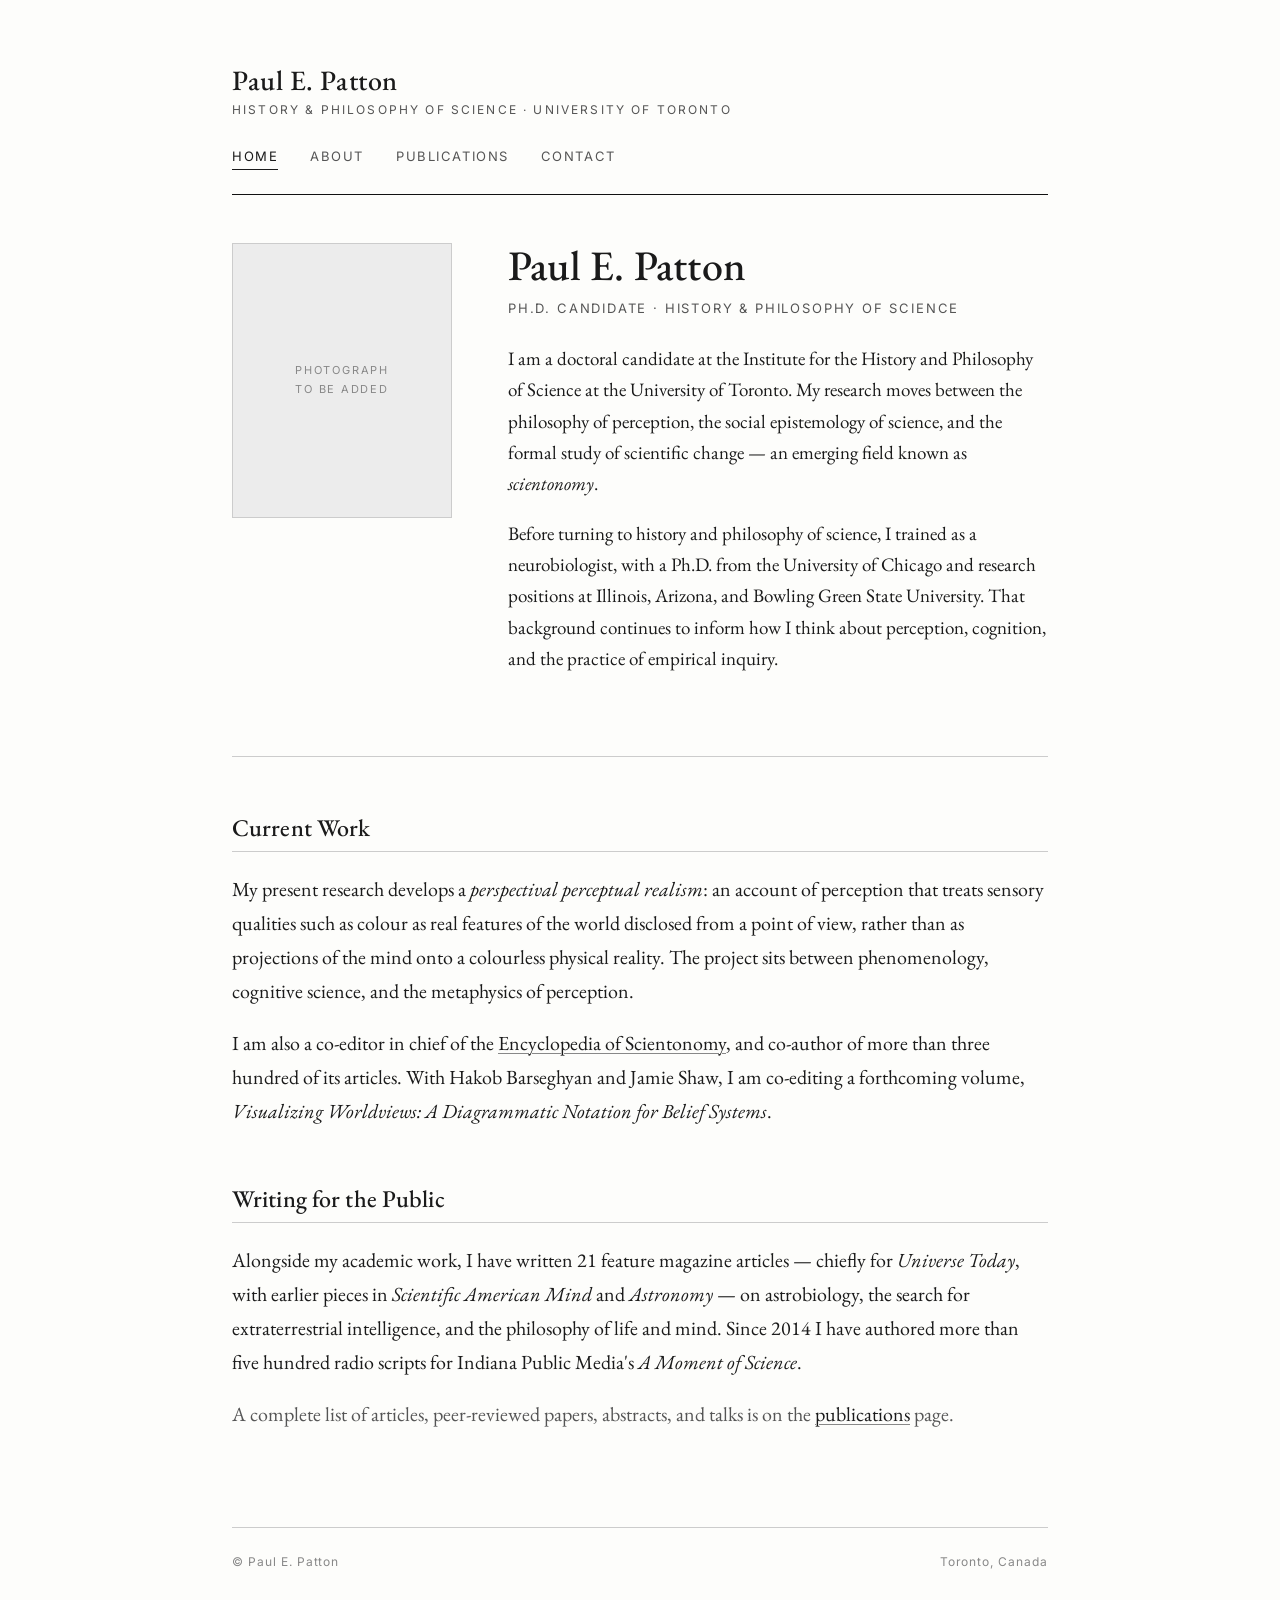
<file: index.html>
<!DOCTYPE html>
<html lang="en">
<head>
  <meta charset="UTF-8">
  <meta name="viewport" content="width=device-width, initial-scale=1.0">
  <title>Paul E. Patton</title>
  <meta name="description" content="Paul E. Patton — Ph.D. candidate, Institute for the History and Philosophy of Science, University of Toronto.">
  <link rel="stylesheet" href="styles.css">
</head>
<body>
  <div class="site">

    <header class="masthead">
      <h1 class="masthead__name"><a href="index.html">Paul E. Patton</a></h1>
      <p class="masthead__role">History &amp; Philosophy of Science · University of Toronto</p>
      <nav class="nav" aria-label="Primary">
        <a href="index.html" class="is-current">Home</a>
        <a href="about.html">About</a>
        <a href="publications.html">Publications</a>
        <a href="contact.html">Contact</a>
      </nav>
    </header>

    <main>
      <section class="hero">
        <div class="portrait" aria-label="Portrait of Paul E. Patton">
          <!-- Replace the line below with: <img src="portrait.jpg" alt="Paul E. Patton"> -->
          <span class="portrait__placeholder">Photograph<br>to be added</span>
        </div>
        <div>
          <h1 class="hero__title">Paul E. Patton</h1>
          <p class="hero__subtitle">Ph.D. Candidate · History &amp; Philosophy of Science</p>
          <p class="hero__bio">
            I am a doctoral candidate at the Institute for the History and Philosophy of Science
            at the University of Toronto. My research moves between the philosophy of perception,
            the social epistemology of science, and the formal study of scientific change —
            an emerging field known as <em>scientonomy</em>.
          </p>
          <p class="hero__bio">
            Before turning to history and philosophy of science, I trained as a neurobiologist,
            with a Ph.D. from the University of Chicago and research positions at Illinois,
            Arizona, and Bowling Green State University. That background continues to inform
            how I think about perception, cognition, and the practice of empirical inquiry.
          </p>
        </div>
      </section>

      <hr>

      <section>
        <h2>Current Work</h2>
        <p>
          My present research develops a <em>perspectival perceptual realism</em>: an account
          of perception that treats sensory qualities such as colour as real features of the
          world disclosed from a point of view, rather than as projections of the mind onto a
          colourless physical reality. The project sits between phenomenology, cognitive
          science, and the metaphysics of perception.
        </p>
        <p>
          I am also a co-editor in chief of the
          <a href="https://www.scientowiki.com/Main_Page">Encyclopedia of Scientonomy</a>,
          and co-author of more than three hundred of its articles. With Hakob Barseghyan
          and Jamie Shaw, I am co-editing a forthcoming volume,
          <em>Visualizing Worldviews: A Diagrammatic Notation for Belief Systems</em>.
        </p>
      </section>

      <section>
        <h2>Writing for the Public</h2>
        <p>
          Alongside my academic work, I have written 21 feature magazine articles —
          chiefly for <em>Universe Today</em>, with earlier pieces in
          <em>Scientific American Mind</em> and <em>Astronomy</em> — on astrobiology, the search
          for extraterrestrial intelligence, and the philosophy of life and mind. Since 2014
          I have authored more than five hundred radio scripts for Indiana Public Media's
          <em>A Moment of Science</em>.
        </p>
        <p class="muted">
          A complete list of articles, peer-reviewed papers, abstracts, and talks is on the
          <a href="publications.html">publications</a> page.
        </p>
      </section>
    </main>

    <footer class="footer">
      <span>© Paul E. Patton</span>
      <span>Toronto, Canada</span>
    </footer>
  </div>
</body>
</html>
</file>
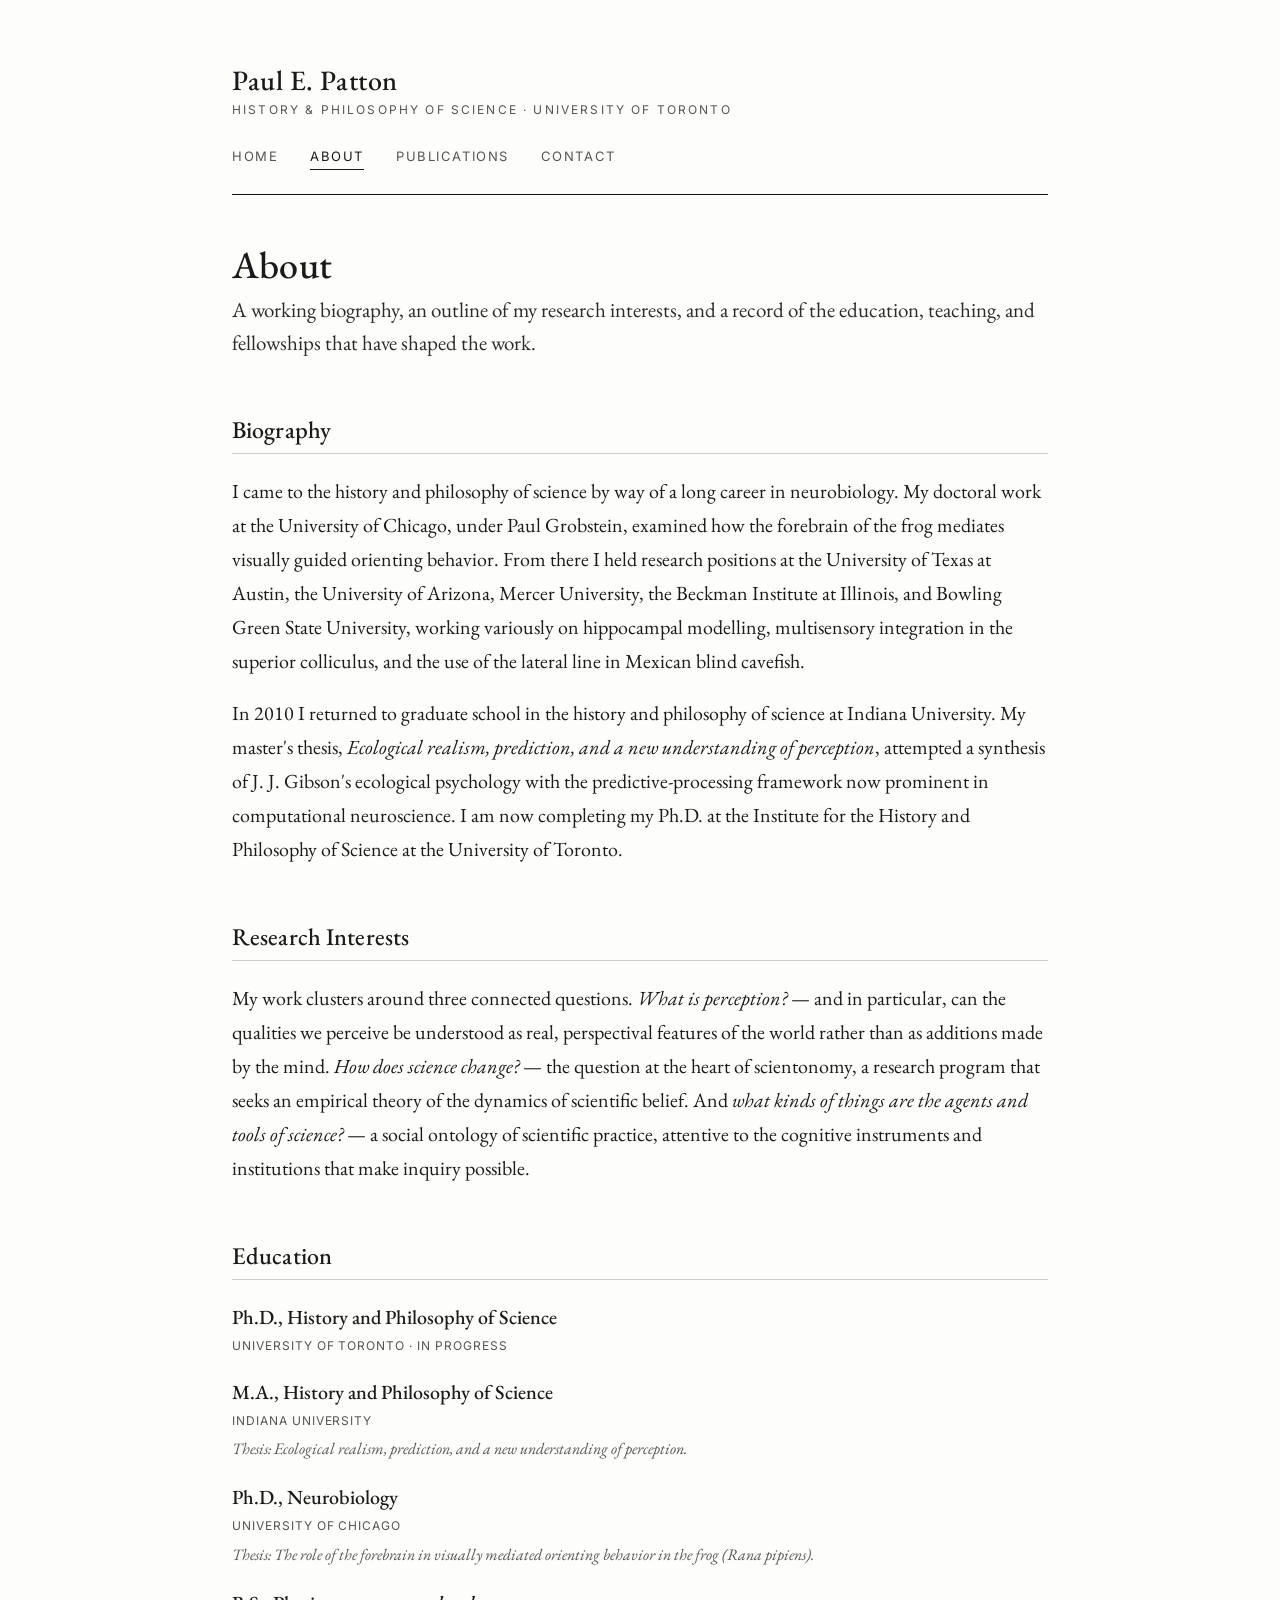
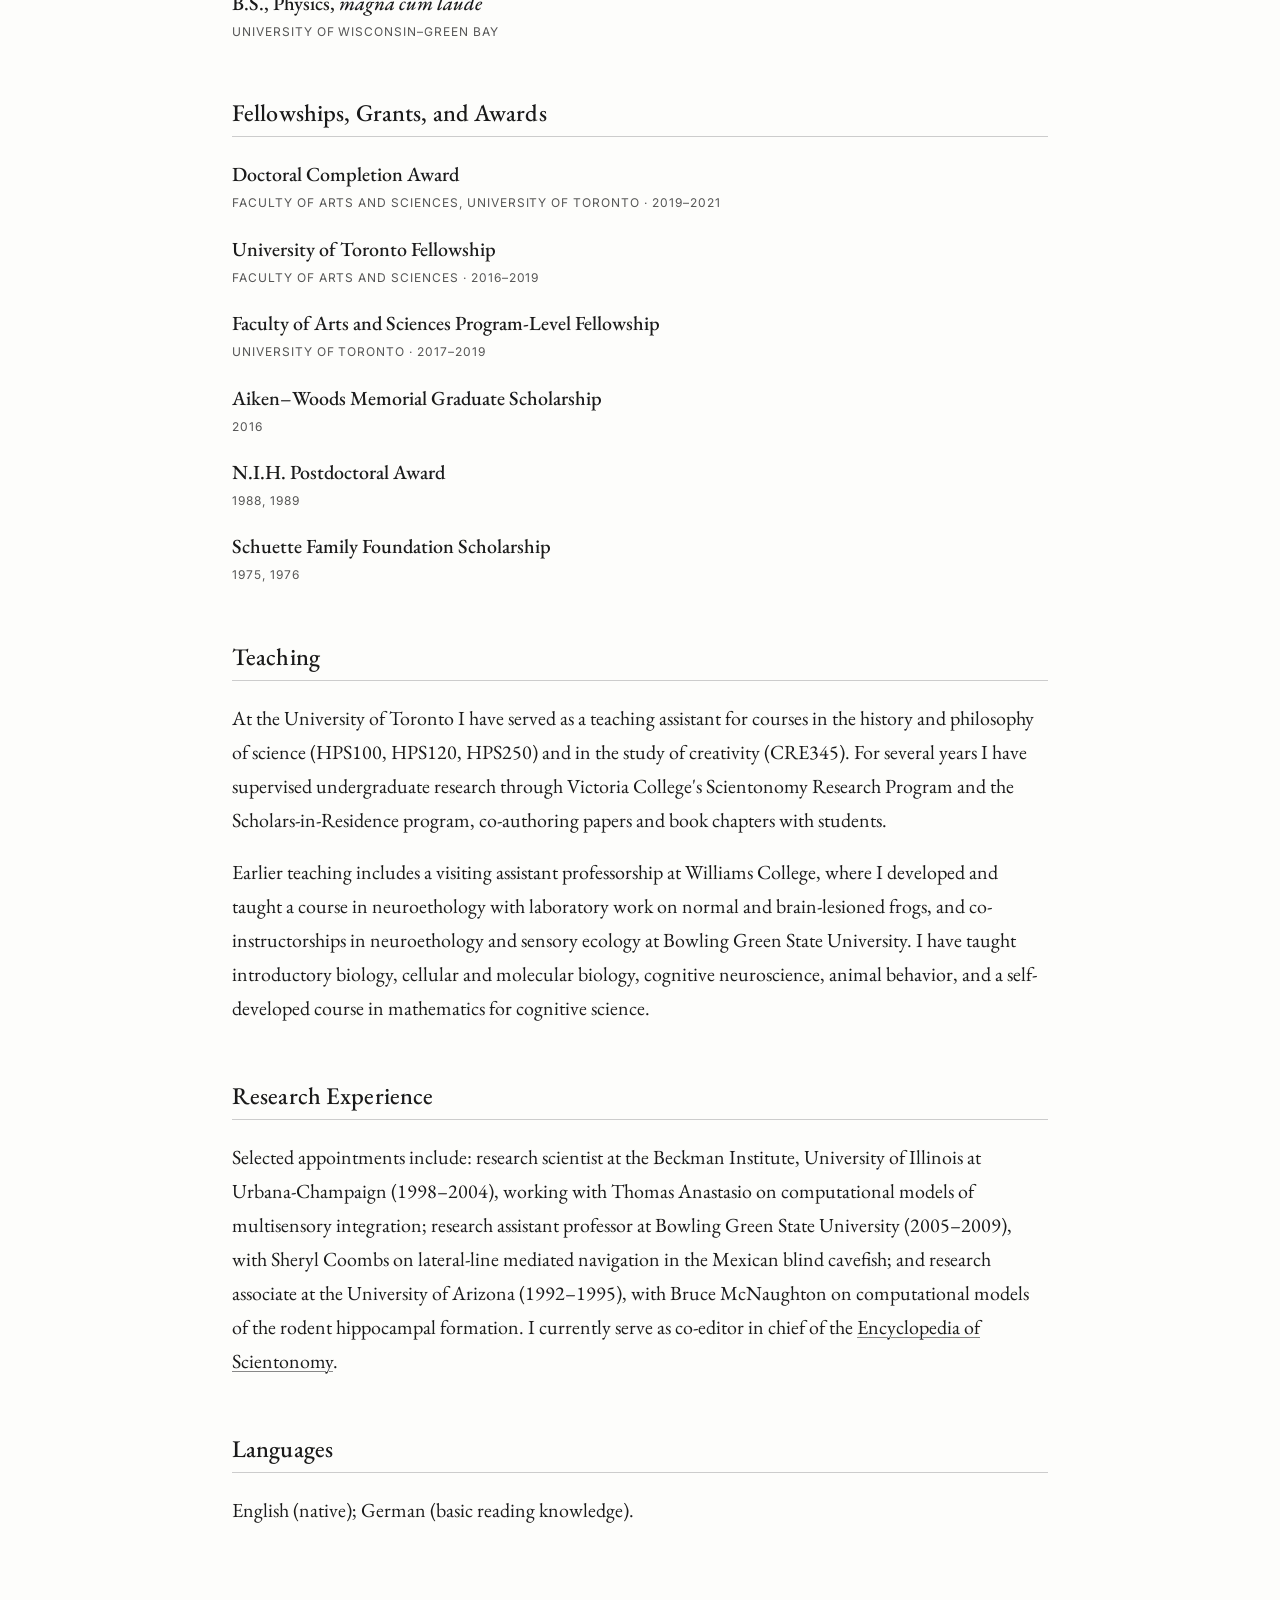
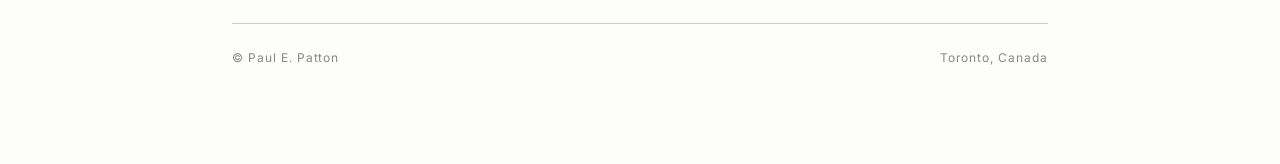
<file: about.html>
<!DOCTYPE html>
<html lang="en">
<head>
  <meta charset="UTF-8">
  <meta name="viewport" content="width=device-width, initial-scale=1.0">
  <title>About — Paul E. Patton</title>
  <meta name="description" content="About Paul E. Patton — education, research, teaching, and awards.">
  <link rel="stylesheet" href="styles.css">
</head>
<body>
  <div class="site">

    <header class="masthead">
      <h1 class="masthead__name"><a href="index.html">Paul E. Patton</a></h1>
      <p class="masthead__role">History &amp; Philosophy of Science · University of Toronto</p>
      <nav class="nav" aria-label="Primary">
        <a href="index.html">Home</a>
        <a href="about.html" class="is-current">About</a>
        <a href="publications.html">Publications</a>
        <a href="contact.html">Contact</a>
      </nav>
    </header>

    <main>
      <h1>About</h1>
      <p class="lede">
        A working biography, an outline of my research interests, and a record of the
        education, teaching, and fellowships that have shaped the work.
      </p>

      <h2>Biography</h2>
      <p>
        I came to the history and philosophy of science by way of a long career in
        neurobiology. My doctoral work at the University of Chicago, under Paul Grobstein,
        examined how the forebrain of the frog mediates visually guided orienting behavior.
        From there I held research positions at the University of Texas at Austin, the
        University of Arizona, Mercer University, the Beckman Institute at Illinois, and
        Bowling Green State University, working variously on hippocampal modelling,
        multisensory integration in the superior colliculus, and the use of the lateral line
        in Mexican blind cavefish.
      </p>
      <p>
        In 2010 I returned to graduate school in the history and philosophy of science at
        Indiana University. My master's thesis, <em>Ecological realism, prediction, and a
        new understanding of perception</em>, attempted a synthesis of J. J. Gibson's
        ecological psychology with the predictive-processing framework now prominent in
        computational neuroscience. I am now completing my Ph.D. at the Institute for the
        History and Philosophy of Science at the University of Toronto.
      </p>

      <h2>Research Interests</h2>
      <p>
        My work clusters around three connected questions. <em>What is perception?</em> —
        and in particular, can the qualities we perceive be understood as real, perspectival
        features of the world rather than as additions made by the mind. <em>How does
        science change?</em> — the question at the heart of scientonomy, a research program
        that seeks an empirical theory of the dynamics of scientific belief. And
        <em>what kinds of things are the agents and tools of science?</em> — a social
        ontology of scientific practice, attentive to the cognitive instruments and
        institutions that make inquiry possible.
      </p>

      <h2>Education</h2>

      <div class="cv-entry">
        <span class="cv-entry__title">Ph.D., History and Philosophy of Science</span>
        <span class="cv-entry__meta">University of Toronto · in progress</span>
      </div>

      <div class="cv-entry">
        <span class="cv-entry__title">M.A., History and Philosophy of Science</span>
        <span class="cv-entry__meta">Indiana University</span>
        <span class="cv-entry__desc">Thesis: Ecological realism, prediction, and a new understanding of perception.</span>
      </div>

      <div class="cv-entry">
        <span class="cv-entry__title">Ph.D., Neurobiology</span>
        <span class="cv-entry__meta">University of Chicago</span>
        <span class="cv-entry__desc">Thesis: The role of the forebrain in visually mediated orienting behavior in the frog (Rana pipiens).</span>
      </div>

      <div class="cv-entry">
        <span class="cv-entry__title">B.S., Physics, <em>magna cum laude</em></span>
        <span class="cv-entry__meta">University of Wisconsin–Green Bay</span>
      </div>

      <h2>Fellowships, Grants, and Awards</h2>

      <div class="cv-entry">
        <span class="cv-entry__title">Doctoral Completion Award</span>
        <span class="cv-entry__meta">Faculty of Arts and Sciences, University of Toronto · 2019–2021</span>
      </div>
      <div class="cv-entry">
        <span class="cv-entry__title">University of Toronto Fellowship</span>
        <span class="cv-entry__meta">Faculty of Arts and Sciences · 2016–2019</span>
      </div>
      <div class="cv-entry">
        <span class="cv-entry__title">Faculty of Arts and Sciences Program-Level Fellowship</span>
        <span class="cv-entry__meta">University of Toronto · 2017–2019</span>
      </div>
      <div class="cv-entry">
        <span class="cv-entry__title">Aiken–Woods Memorial Graduate Scholarship</span>
        <span class="cv-entry__meta">2016</span>
      </div>
      <div class="cv-entry">
        <span class="cv-entry__title">N.I.H. Postdoctoral Award</span>
        <span class="cv-entry__meta">1988, 1989</span>
      </div>
      <div class="cv-entry">
        <span class="cv-entry__title">Schuette Family Foundation Scholarship</span>
        <span class="cv-entry__meta">1975, 1976</span>
      </div>

      <h2>Teaching</h2>
      <p>
        At the University of Toronto I have served as a teaching assistant for courses in
        the history and philosophy of science (HPS100, HPS120, HPS250) and in the study of
        creativity (CRE345). For several years I have supervised undergraduate research
        through Victoria College's Scientonomy Research Program and the Scholars-in-Residence
        program, co-authoring papers and book chapters with students.
      </p>
      <p>
        Earlier teaching includes a visiting assistant professorship at Williams College,
        where I developed and taught a course in neuroethology with laboratory work on
        normal and brain-lesioned frogs, and co-instructorships in neuroethology and sensory
        ecology at Bowling Green State University. I have taught introductory biology,
        cellular and molecular biology, cognitive neuroscience, animal behavior, and a
        self-developed course in mathematics for cognitive science.
      </p>

      <h2>Research Experience</h2>
      <p>
        Selected appointments include: research scientist at the Beckman Institute,
        University of Illinois at Urbana-Champaign (1998–2004), working with Thomas Anastasio
        on computational models of multisensory integration; research assistant professor
        at Bowling Green State University (2005–2009), with Sheryl Coombs on lateral-line
        mediated navigation in the Mexican blind cavefish; and research associate at the
        University of Arizona (1992–1995), with Bruce McNaughton on computational models of
        the rodent hippocampal formation. I currently serve as co-editor in chief of the
        <a href="https://www.scientowiki.com/Main_Page">Encyclopedia of Scientonomy</a>.
      </p>

      <h2>Languages</h2>
      <p>English (native); German (basic reading knowledge).</p>
    </main>

    <footer class="footer">
      <span>© Paul E. Patton</span>
      <span>Toronto, Canada</span>
    </footer>
  </div>
</body>
</html>
</file>
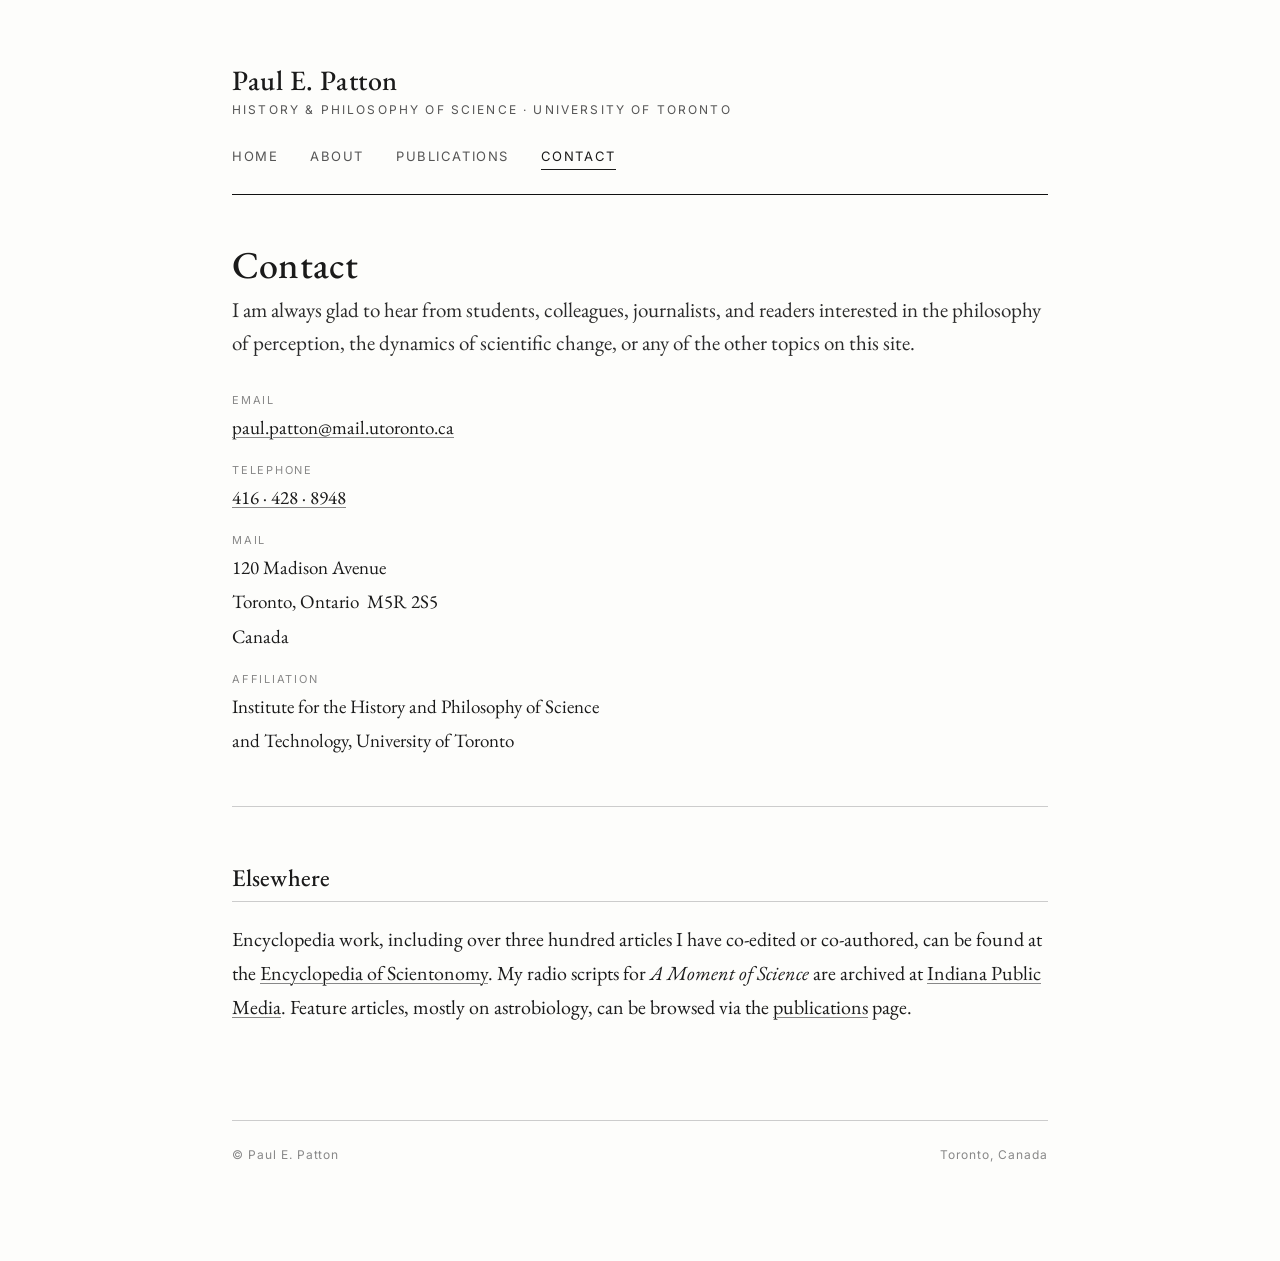
<file: contact.html>
<!DOCTYPE html>
<html lang="en">
<head>
  <meta charset="UTF-8">
  <meta name="viewport" content="width=device-width, initial-scale=1.0">
  <title>Contact — Paul E. Patton</title>
  <meta name="description" content="Contact information for Paul E. Patton.">
  <link rel="stylesheet" href="styles.css">
</head>
<body>
  <div class="site">

    <header class="masthead">
      <h1 class="masthead__name"><a href="index.html">Paul E. Patton</a></h1>
      <p class="masthead__role">History &amp; Philosophy of Science · University of Toronto</p>
      <nav class="nav" aria-label="Primary">
        <a href="index.html">Home</a>
        <a href="about.html">About</a>
        <a href="publications.html">Publications</a>
        <a href="contact.html" class="is-current">Contact</a>
      </nav>
    </header>

    <main>
      <h1>Contact</h1>
      <p class="lede">
        I am always glad to hear from students, colleagues, journalists, and readers
        interested in the philosophy of perception, the dynamics of scientific change,
        or any of the other topics on this site.
      </p>

      <div class="contact-block">
        <span class="contact-label">Email</span>
        <a href="mailto:paul.patton@mail.utoronto.ca">paul.patton@mail.utoronto.ca</a>

        <span class="contact-label">Telephone</span>
        <a href="tel:+14164288948">416&nbsp;·&nbsp;428&nbsp;·&nbsp;8948</a>

        <span class="contact-label">Mail</span>
        120 Madison Avenue<br>
        Toronto, Ontario&nbsp; M5R 2S5<br>
        Canada

        <span class="contact-label">Affiliation</span>
        Institute for the History and Philosophy of Science<br>
        and Technology, University of Toronto
      </div>

      <hr>

      <h2>Elsewhere</h2>
      <p>
        Encyclopedia work, including over three hundred articles I have co-edited or
        co-authored, can be found at the
        <a href="https://www.scientowiki.com/Main_Page">Encyclopedia of Scientonomy</a>.
        My radio scripts for <em>A Moment of Science</em> are archived at
        <a href="https://www.ipm.org/people/paul-patton">Indiana Public Media</a>.
        Feature articles, mostly on astrobiology, can be browsed via the
        <a href="publications.html#features">publications</a> page.
      </p>
    </main>

    <footer class="footer">
      <span>© Paul E. Patton</span>
      <span>Toronto, Canada</span>
    </footer>
  </div>
</body>
</html>
</file>
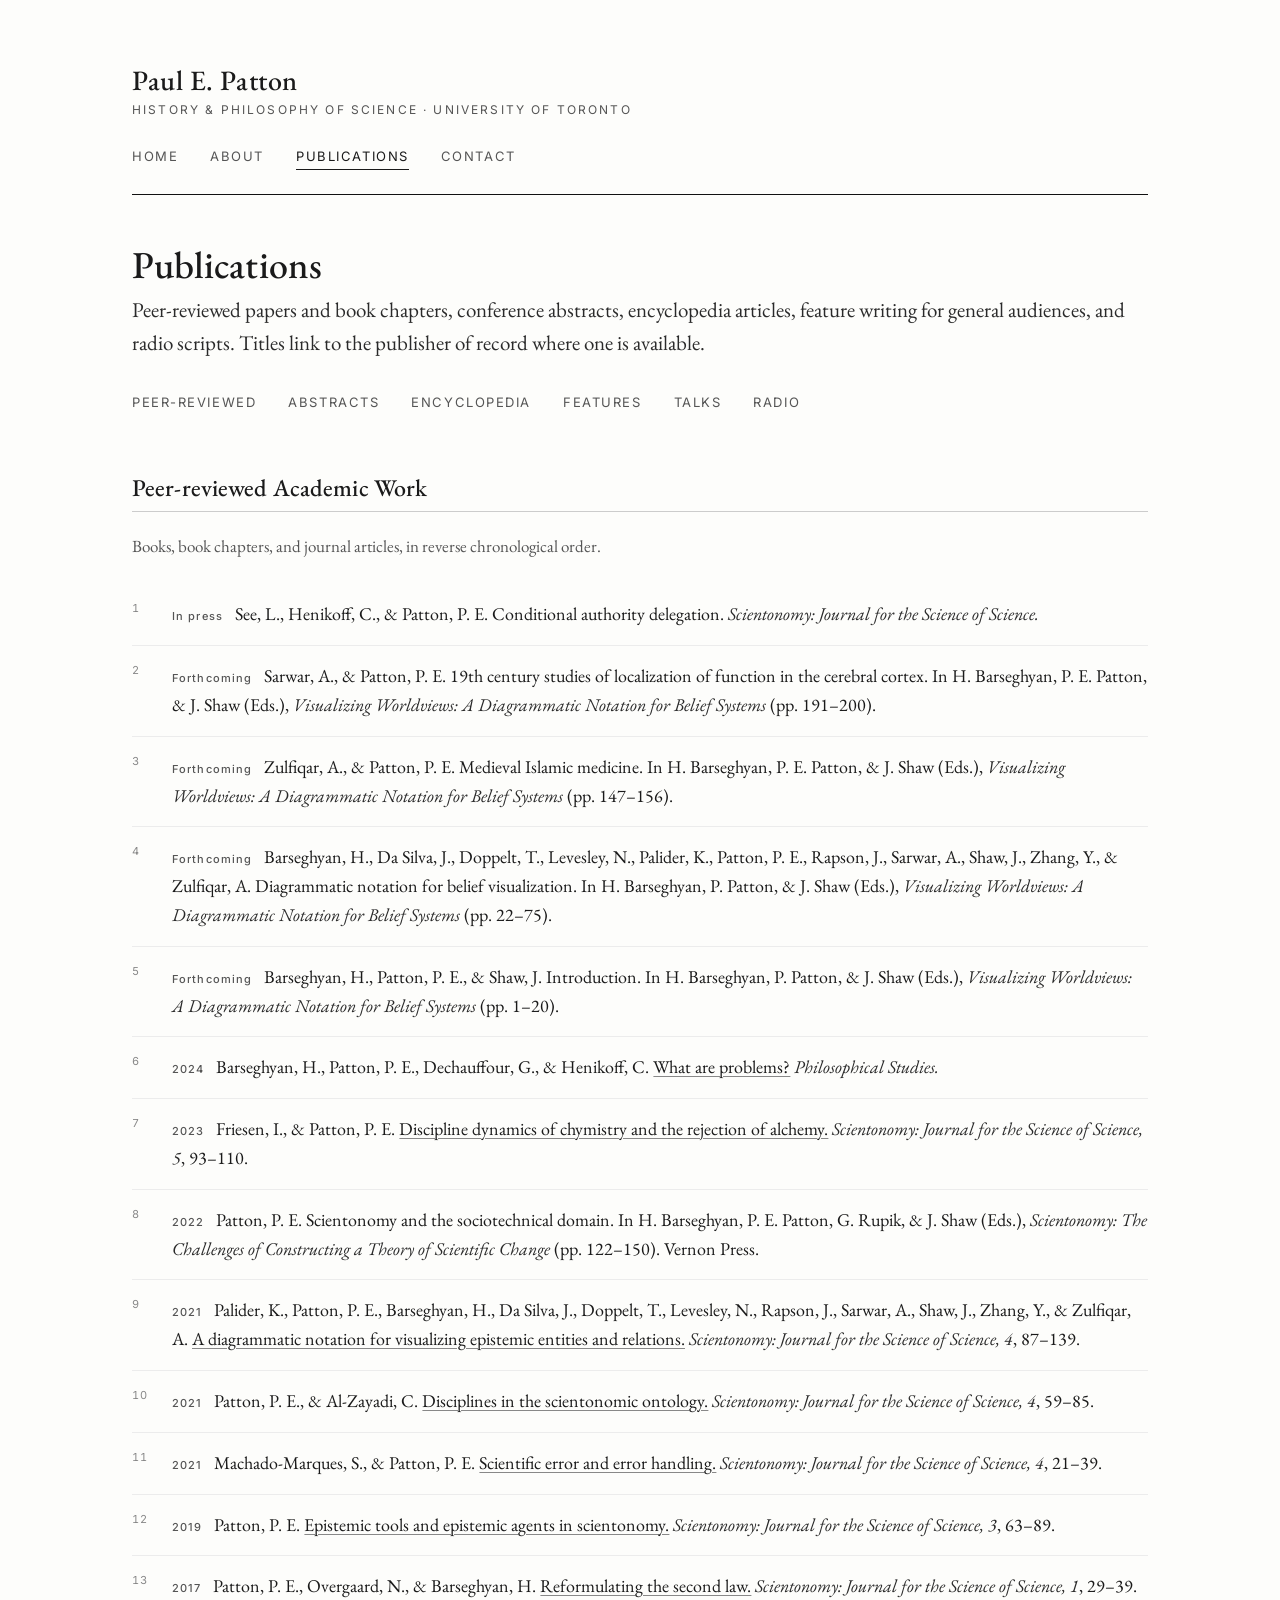
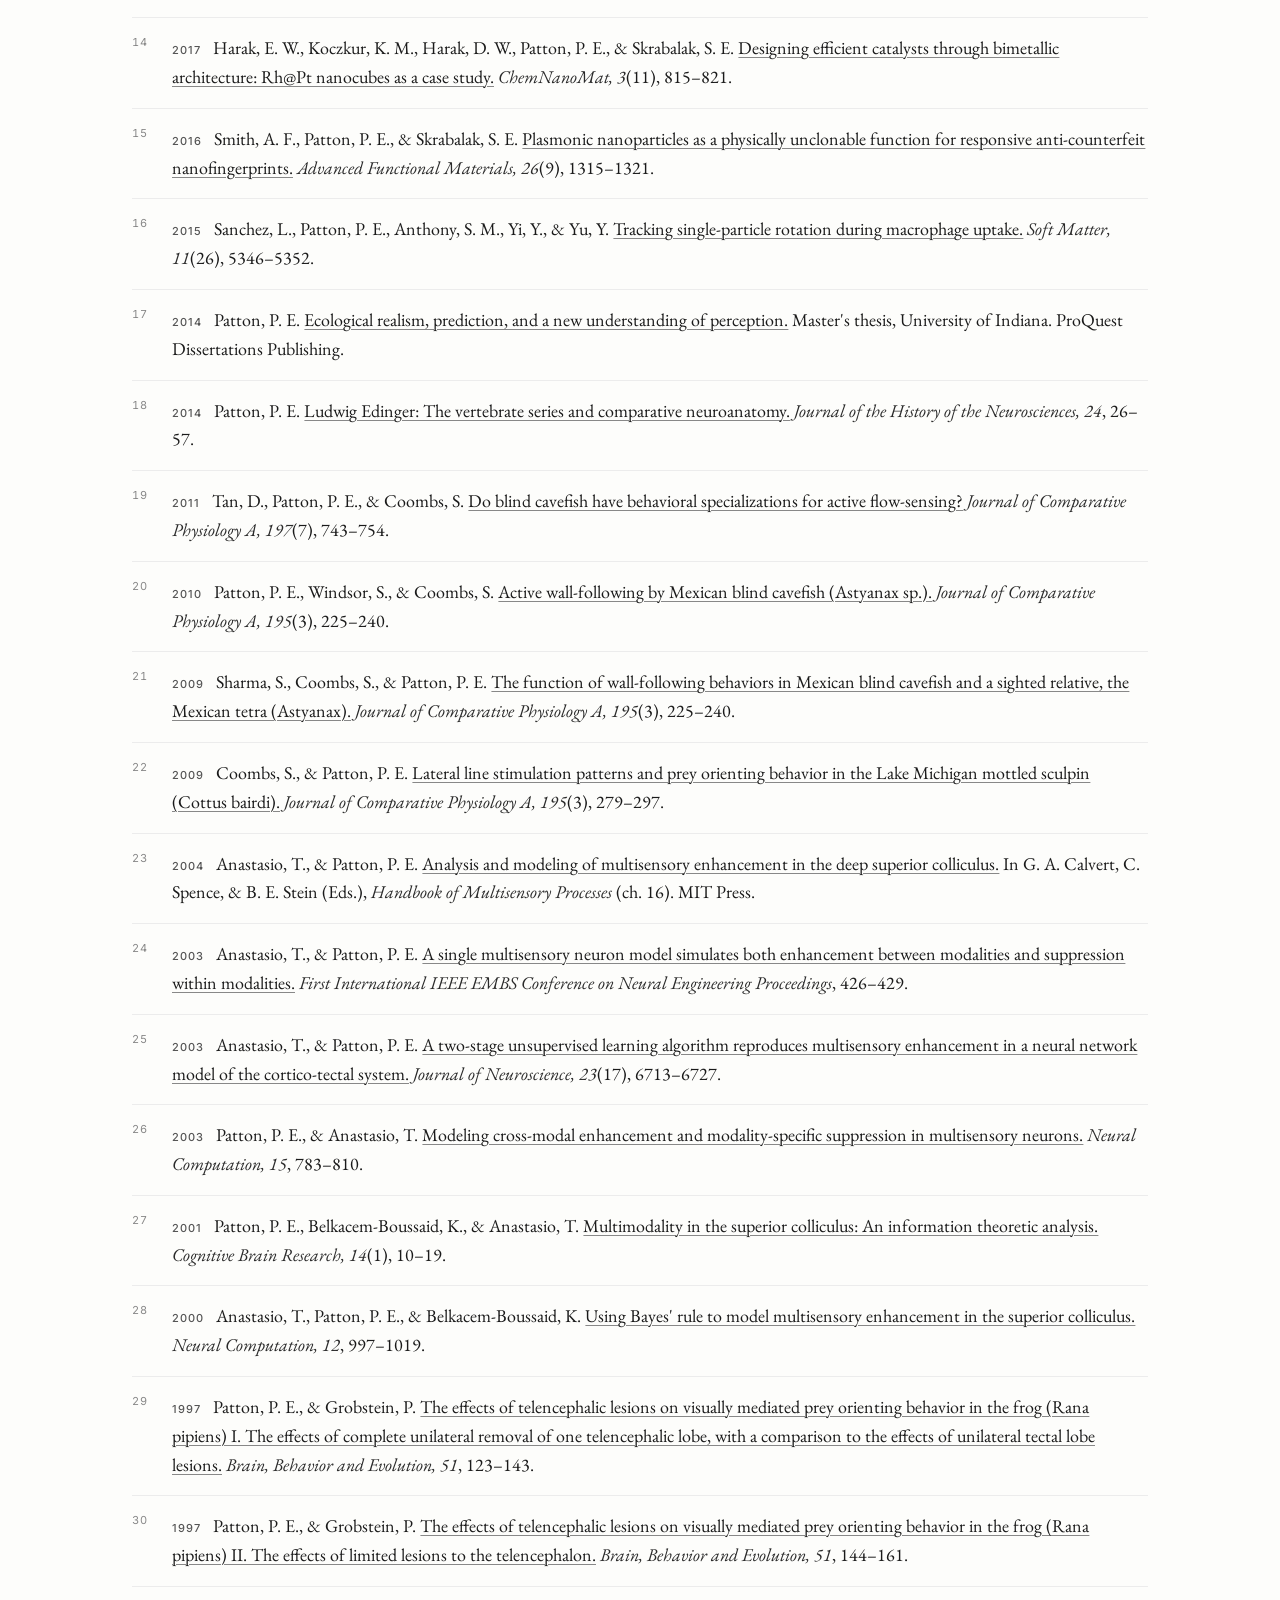
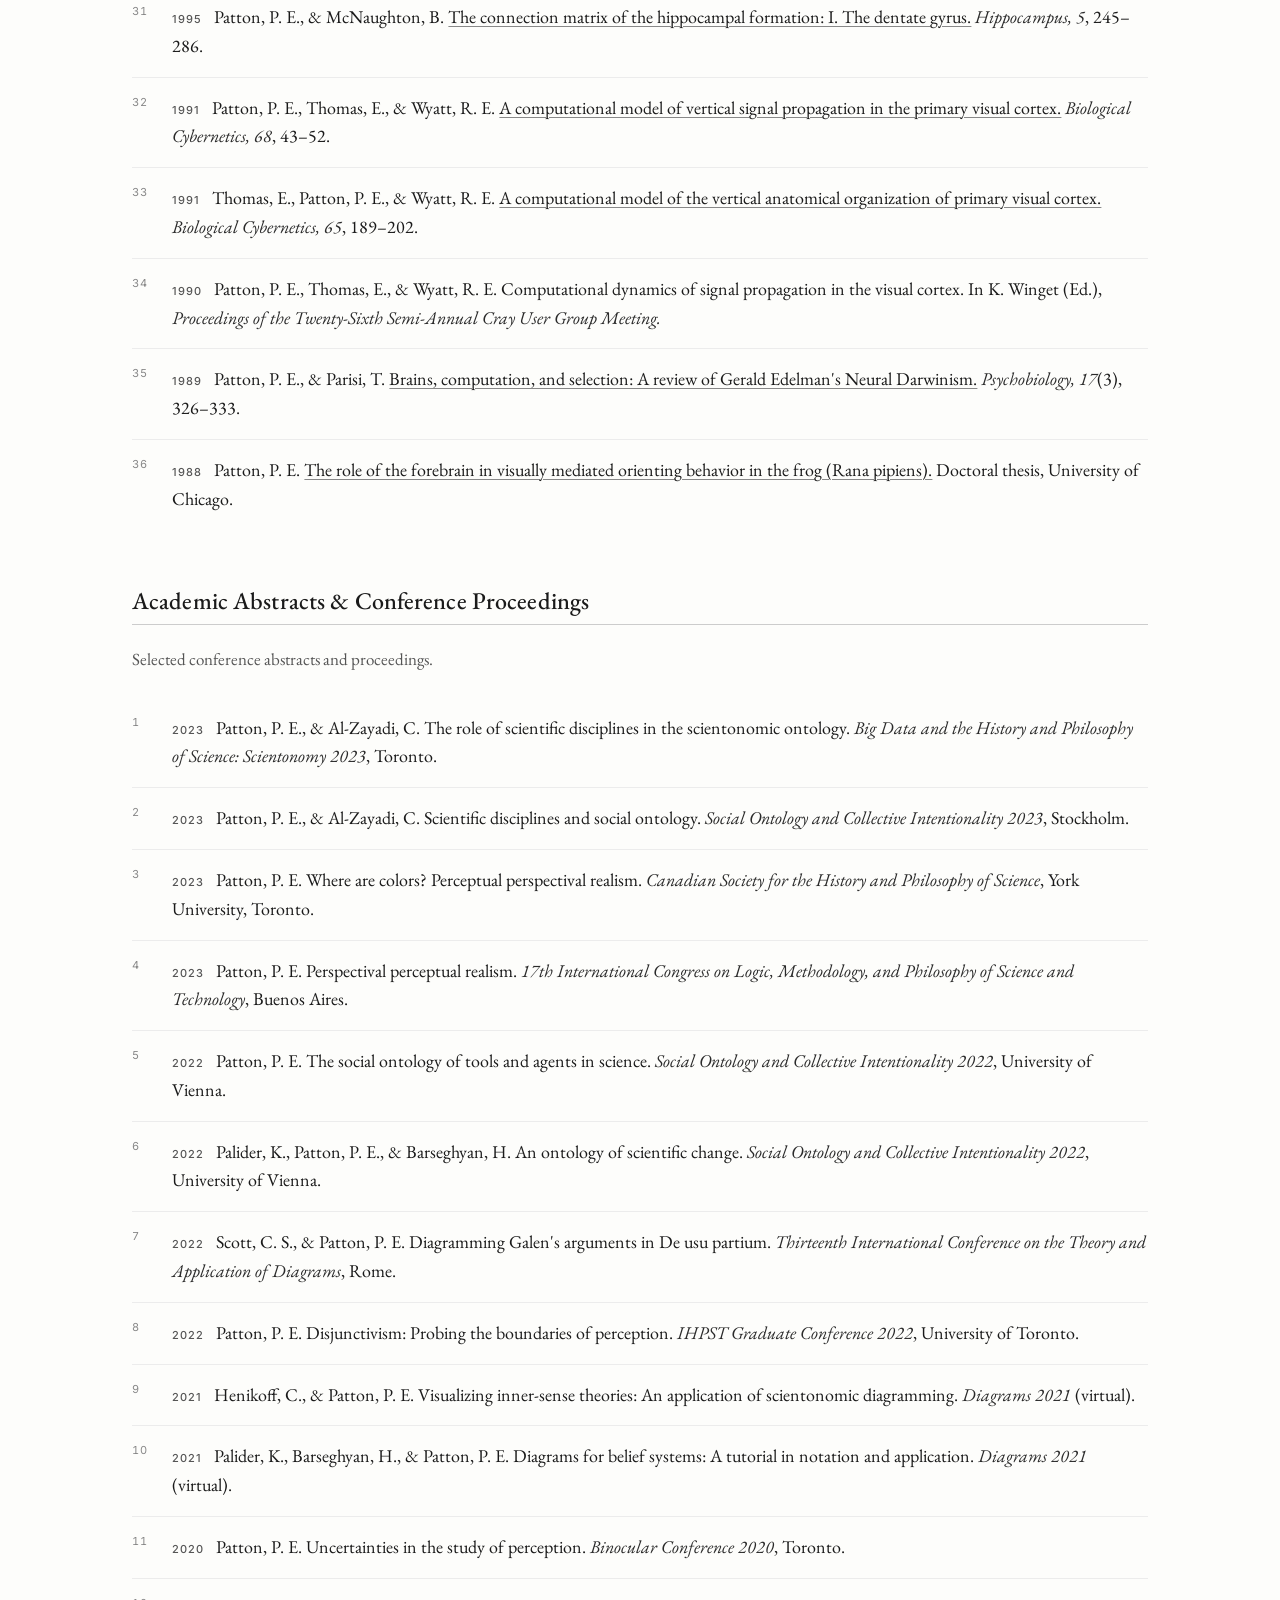
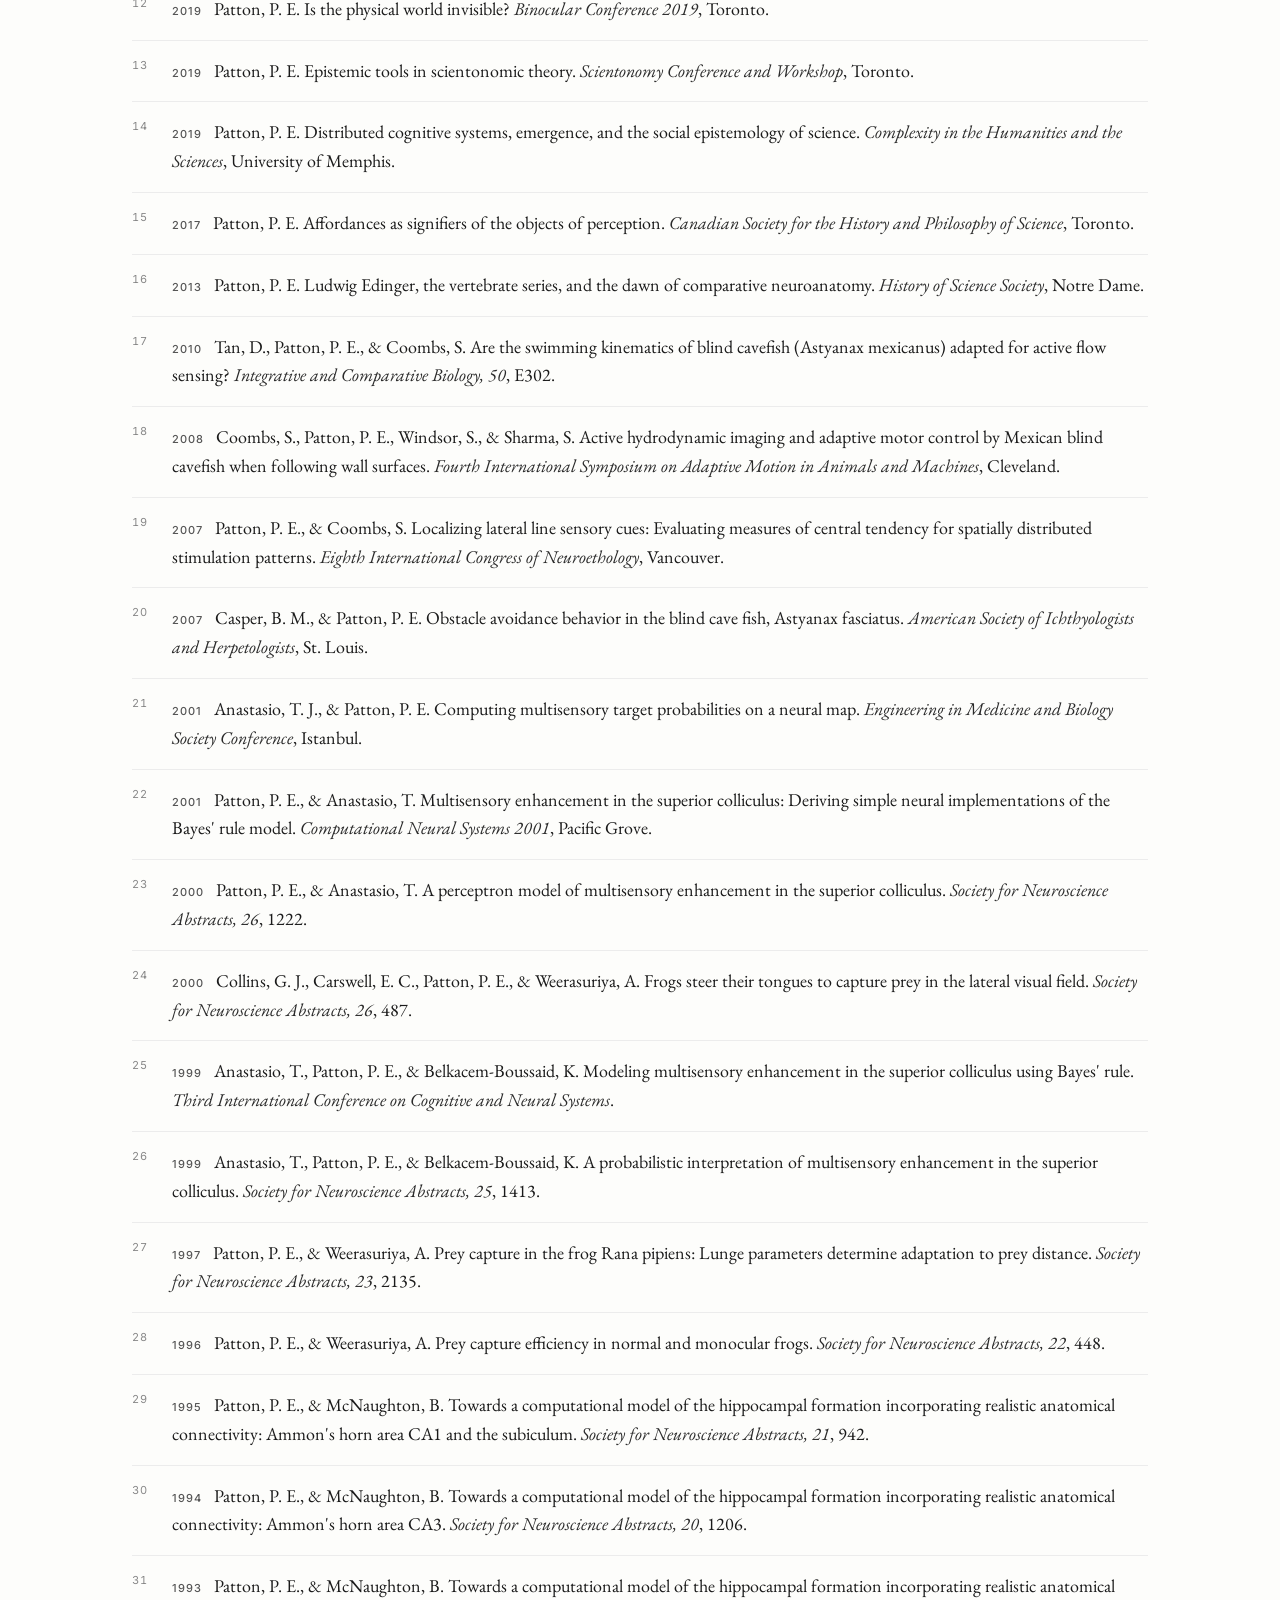
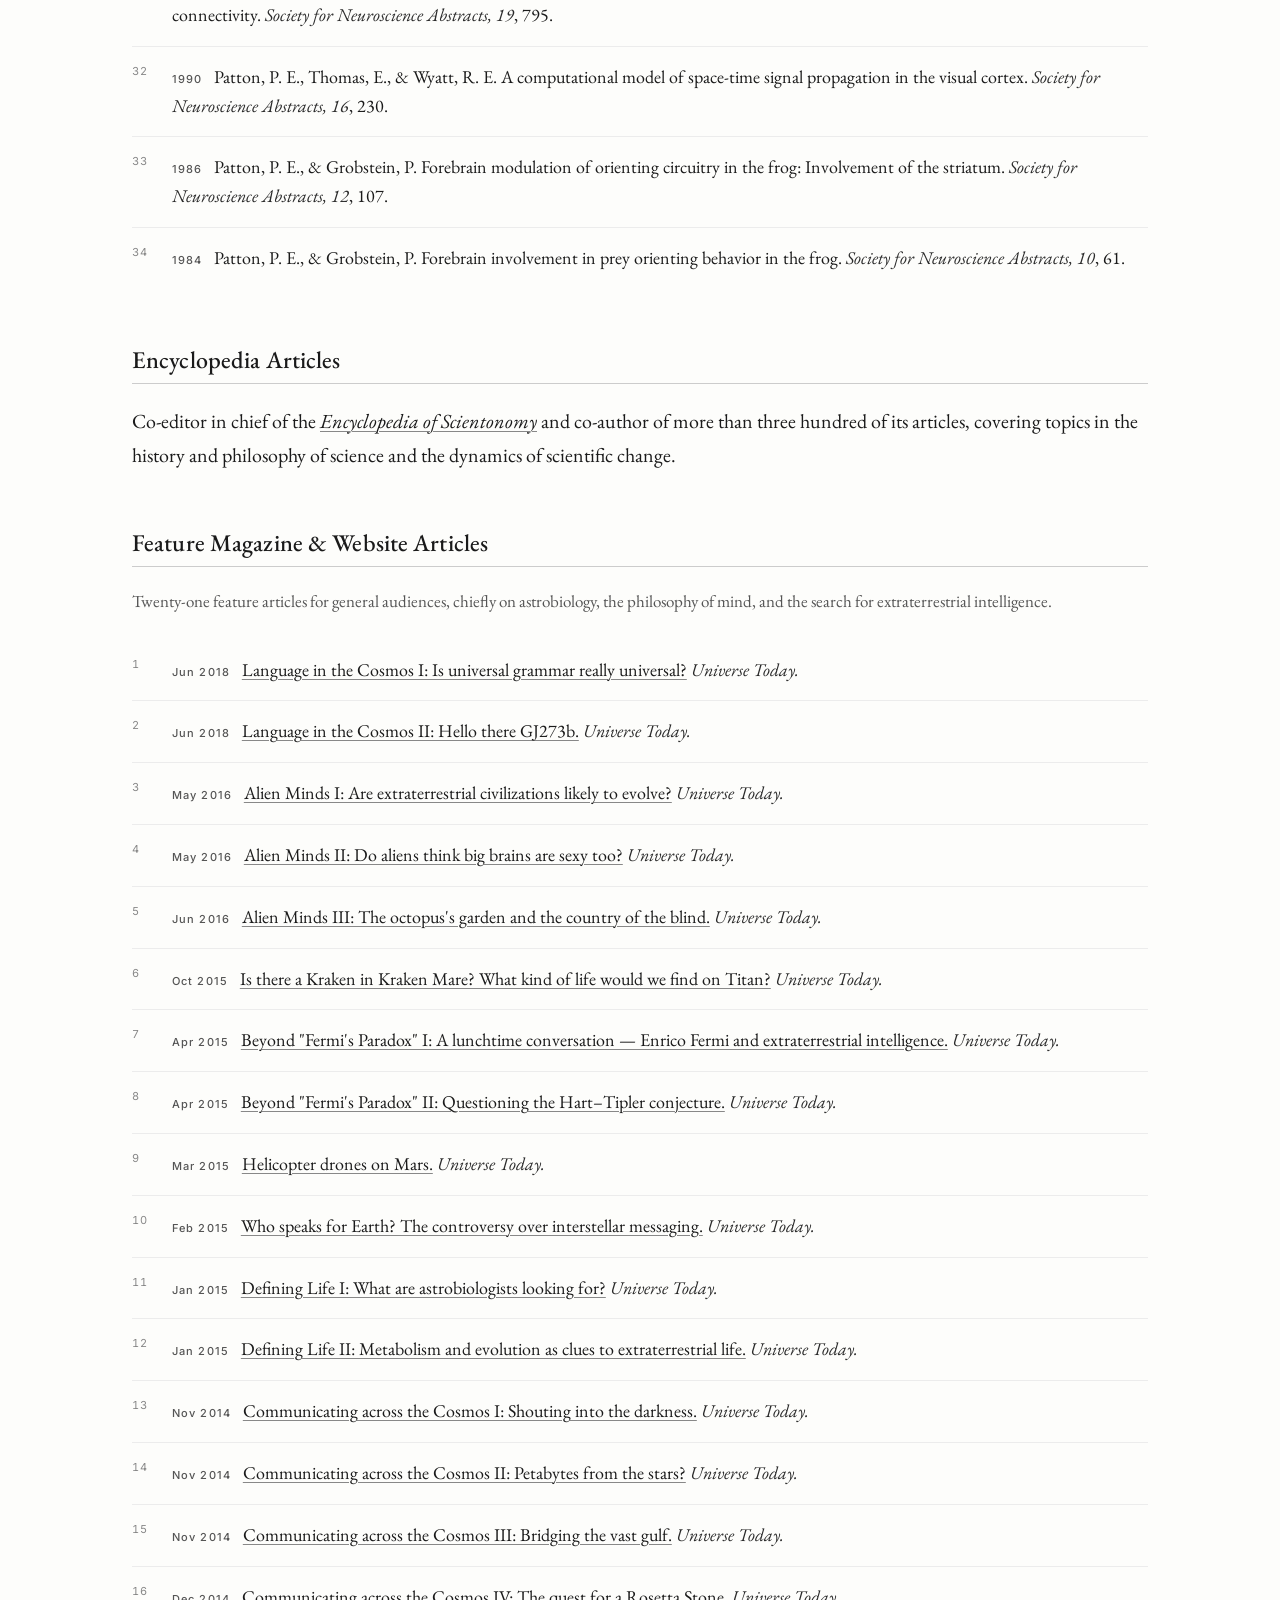
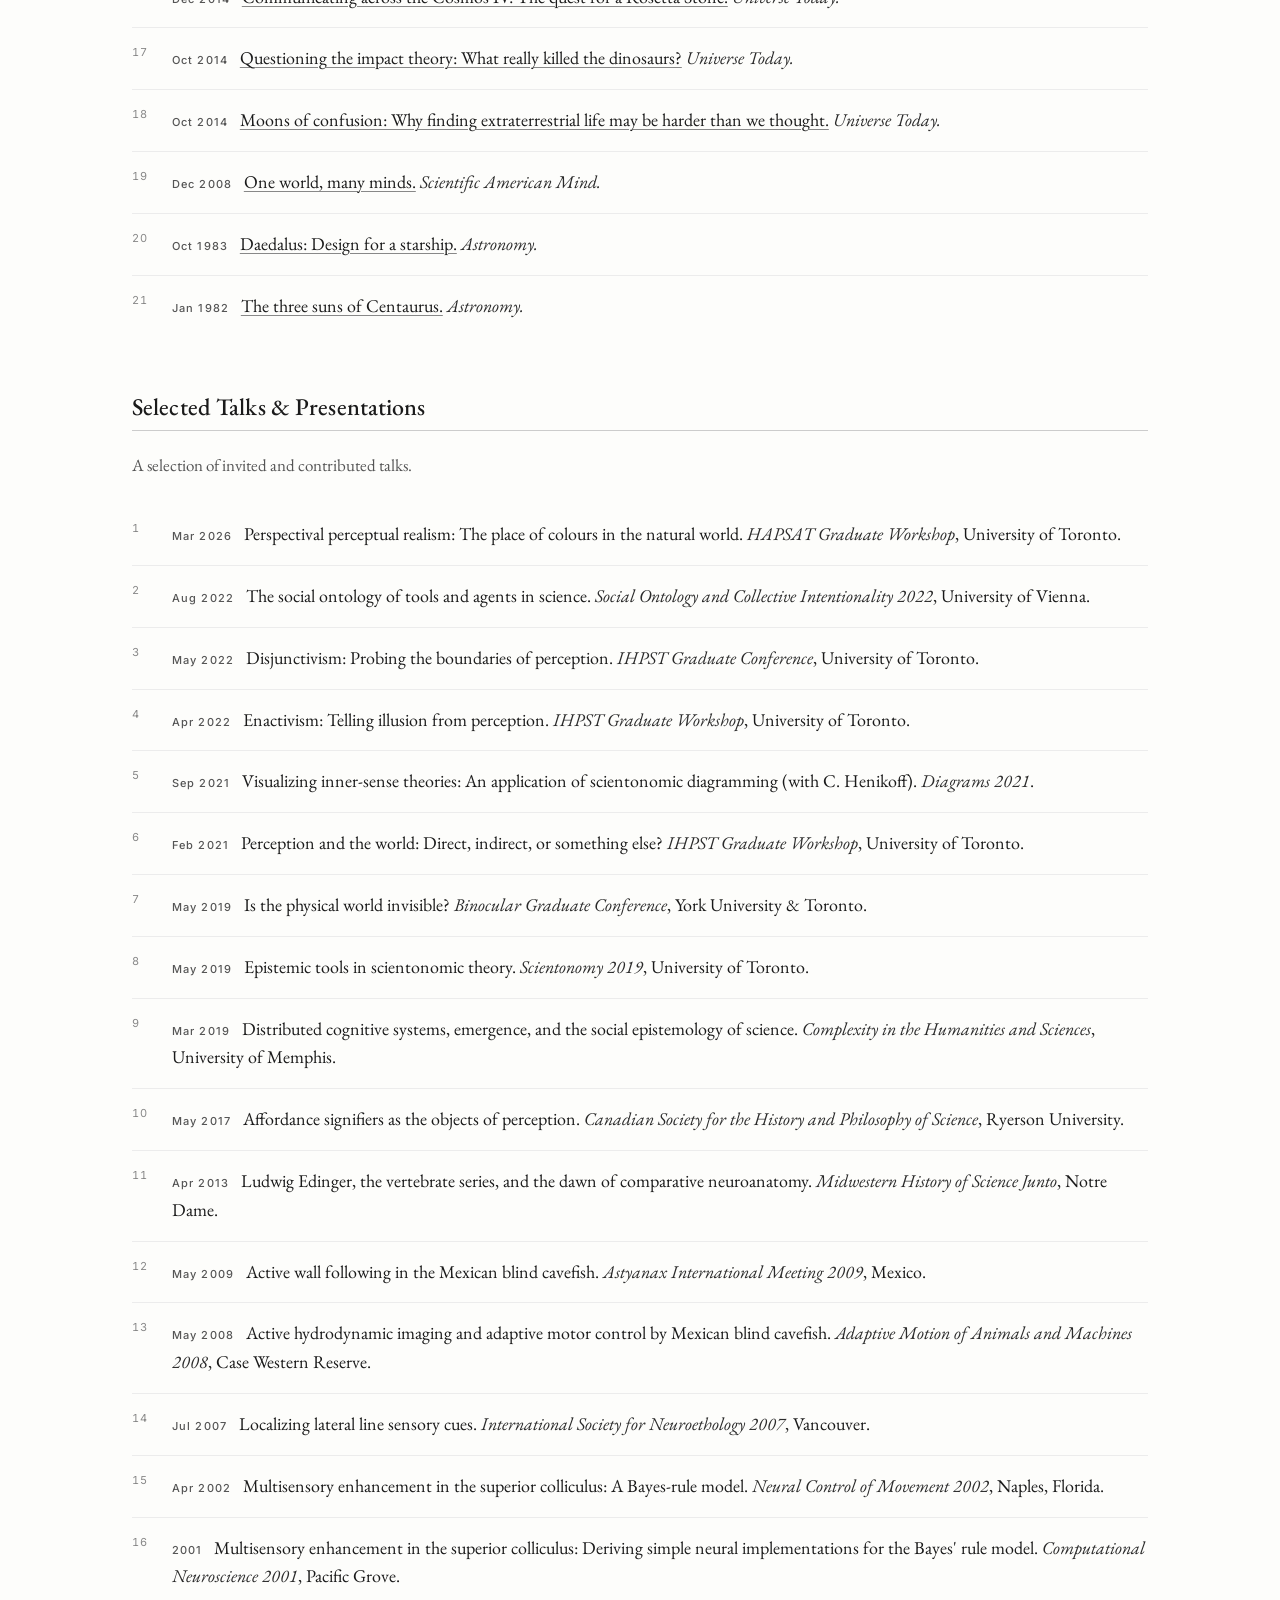
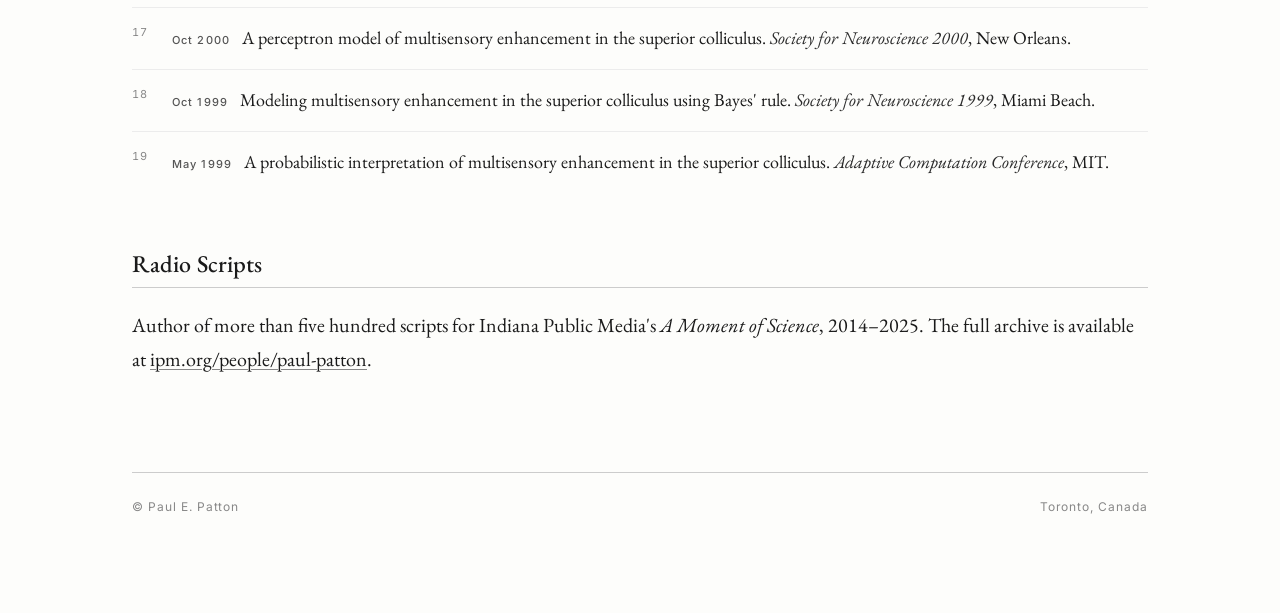
<file: publications.html>
<!DOCTYPE html>
<html lang="en">
<head>
  <meta charset="UTF-8">
  <meta name="viewport" content="width=device-width, initial-scale=1.0">
  <title>Publications — Paul E. Patton</title>
  <meta name="description" content="Selected publications, articles, and conference presentations by Paul E. Patton.">
  <link rel="stylesheet" href="styles.css">
</head>
<body>
  <div class="site site--wide">

    <header class="masthead">
      <h1 class="masthead__name"><a href="index.html">Paul E. Patton</a></h1>
      <p class="masthead__role">History &amp; Philosophy of Science · University of Toronto</p>
      <nav class="nav" aria-label="Primary">
        <a href="index.html">Home</a>
        <a href="about.html">About</a>
        <a href="publications.html" class="is-current">Publications</a>
        <a href="contact.html">Contact</a>
      </nav>
    </header>

    <main>
      <h1>Publications</h1>
      <p class="lede">
        Peer-reviewed papers and book chapters, conference abstracts, encyclopedia articles,
        feature writing for general audiences, and radio scripts. Titles link to the
        publisher of record where one is available.
      </p>

      <nav class="nav" style="margin: 32px 0 48px;">
        <a href="#peer-reviewed">Peer-reviewed</a>
        <a href="#abstracts">Abstracts</a>
        <a href="#encyclopedia">Encyclopedia</a>
        <a href="#features">Features</a>
        <a href="#talks">Talks</a>
        <a href="#radio">Radio</a>
      </nav>

      <!-- ============== PEER-REVIEWED ============== -->
      <h2 id="peer-reviewed">Peer-reviewed Academic Work</h2>
      <p class="section-intro">Books, book chapters, and journal articles, in reverse chronological order.</p>

      <ol class="pub-list">
        <li>
          <span class="pub-year">In press</span>
          See, L., Henikoff, C., &amp; Patton, P. E.
          Conditional authority delegation.
          <span class="pub-venue">Scientonomy: Journal for the Science of Science.</span>
        </li>
        <li>
          <span class="pub-year">Forthcoming</span>
          Sarwar, A., &amp; Patton, P. E.
          19th century studies of localization of function in the cerebral cortex.
          In H. Barseghyan, P. E. Patton, &amp; J. Shaw (Eds.),
          <span class="pub-venue">Visualizing Worldviews: A Diagrammatic Notation for Belief Systems</span>
          (pp. 191–200).
        </li>
        <li>
          <span class="pub-year">Forthcoming</span>
          Zulfiqar, A., &amp; Patton, P. E.
          Medieval Islamic medicine.
          In H. Barseghyan, P. E. Patton, &amp; J. Shaw (Eds.),
          <span class="pub-venue">Visualizing Worldviews: A Diagrammatic Notation for Belief Systems</span>
          (pp. 147–156).
        </li>
        <li>
          <span class="pub-year">Forthcoming</span>
          Barseghyan, H., Da Silva, J., Doppelt, T., Levesley, N., Palider, K.,
          Patton, P. E., Rapson, J., Sarwar, A., Shaw, J., Zhang, Y., &amp; Zulfiqar, A.
          Diagrammatic notation for belief visualization.
          In H. Barseghyan, P. Patton, &amp; J. Shaw (Eds.),
          <span class="pub-venue">Visualizing Worldviews: A Diagrammatic Notation for Belief Systems</span>
          (pp. 22–75).
        </li>
        <li>
          <span class="pub-year">Forthcoming</span>
          Barseghyan, H., Patton, P. E., &amp; Shaw, J.
          Introduction.
          In H. Barseghyan, P. Patton, &amp; J. Shaw (Eds.),
          <span class="pub-venue">Visualizing Worldviews: A Diagrammatic Notation for Belief Systems</span>
          (pp. 1–20).
        </li>
        <li>
          <span class="pub-year">2024</span>
          Barseghyan, H., Patton, P. E., Dechauffour, G., &amp; Henikoff, C.
          <a href="https://doi.org/10.1007/s11098-024-02201-y">What are problems?</a>
          <span class="pub-venue">Philosophical Studies.</span>
        </li>
        <li>
          <span class="pub-year">2023</span>
          Friesen, I., &amp; Patton, P. E.
          <a href="https://doi.org/10.33137/js.v5i.42268">Discipline dynamics of chymistry and the rejection of alchemy.</a>
          <span class="pub-venue">Scientonomy: Journal for the Science of Science, 5</span>, 93–110.
        </li>
        <li>
          <span class="pub-year">2022</span>
          Patton, P. E.
          Scientonomy and the sociotechnical domain.
          In H. Barseghyan, P. E. Patton, G. Rupik, &amp; J. Shaw (Eds.),
          <span class="pub-venue">Scientonomy: The Challenges of Constructing a Theory of Scientific Change</span>
          (pp. 122–150). Vernon Press.
        </li>
        <li>
          <span class="pub-year">2021</span>
          Palider, K., Patton, P. E., Barseghyan, H., Da Silva, J., Doppelt, T.,
          Levesley, N., Rapson, J., Sarwar, A., Shaw, J., Zhang, Y., &amp; Zulfiqar, A.
          <a href="https://doi.org/10.33137/js.v4i0.37904">A diagrammatic notation for visualizing epistemic entities and relations.</a>
          <span class="pub-venue">Scientonomy: Journal for the Science of Science, 4</span>, 87–139.
        </li>
        <li>
          <span class="pub-year">2021</span>
          Patton, P. E., &amp; Al-Zayadi, C.
          <a href="https://doi.org/10.33137/js.v4i0.37123">Disciplines in the scientonomic ontology.</a>
          <span class="pub-venue">Scientonomy: Journal for the Science of Science, 4</span>, 59–85.
        </li>
        <li>
          <span class="pub-year">2021</span>
          Machado-Marques, S., &amp; Patton, P. E.
          <a href="https://doi.org/10.33137/js.v4i0.37121">Scientific error and error handling.</a>
          <span class="pub-venue">Scientonomy: Journal for the Science of Science, 4</span>, 21–39.
        </li>
        <li>
          <span class="pub-year">2019</span>
          Patton, P. E.
          <a href="https://doi.org/10.33137/js.v3i0.33621">Epistemic tools and epistemic agents in scientonomy.</a>
          <span class="pub-venue">Scientonomy: Journal for the Science of Science, 3</span>, 63–89.
        </li>
        <li>
          <span class="pub-year">2017</span>
          Patton, P. E., Overgaard, N., &amp; Barseghyan, H.
          <a href="https://doi.org/10.33137/js.v1i0.27158">Reformulating the second law.</a>
          <span class="pub-venue">Scientonomy: Journal for the Science of Science, 1</span>, 29–39.
        </li>
        <li>
          <span class="pub-year">2017</span>
          Harak, E. W., Koczkur, K. M., Harak, D. W., Patton, P. E., &amp; Skrabalak, S. E.
          <a href="https://doi.org/10.1002/cnma.201700167">Designing efficient catalysts through bimetallic architecture: Rh@Pt nanocubes as a case study.</a>
          <span class="pub-venue">ChemNanoMat, 3</span>(11), 815–821.
        </li>
        <li>
          <span class="pub-year">2016</span>
          Smith, A. F., Patton, P. E., &amp; Skrabalak, S. E.
          <a href="https://doi.org/10.1002/adfm.201503989">Plasmonic nanoparticles as a physically unclonable function for responsive anti-counterfeit nanofingerprints.</a>
          <span class="pub-venue">Advanced Functional Materials, 26</span>(9), 1315–1321.
        </li>
        <li>
          <span class="pub-year">2015</span>
          Sanchez, L., Patton, P. E., Anthony, S. M., Yi, Y., &amp; Yu, Y.
          <a href="https://doi.org/10.1039/C5SM00893J">Tracking single-particle rotation during macrophage uptake.</a>
          <span class="pub-venue">Soft Matter, 11</span>(26), 5346–5352.
        </li>
        <li>
          <span class="pub-year">2014</span>
          Patton, P. E.
          <a href="https://www.proquest.com/openview/9e73c99d81376143b323db4b621556e1/1?pq-origsite=gscholar&amp;cbl=18750">Ecological realism, prediction, and a new understanding of perception.</a>
          Master's thesis, University of Indiana. ProQuest Dissertations Publishing.
        </li>
        <li>
          <span class="pub-year">2014</span>
          Patton, P. E.
          <a href="https://doi.org/10.1080/0964704X.2014.917251">Ludwig Edinger: The vertebrate series and comparative neuroanatomy.</a>
          <span class="pub-venue">Journal of the History of the Neurosciences, 24</span>, 26–57.
        </li>
        <li>
          <span class="pub-year">2011</span>
          Tan, D., Patton, P. E., &amp; Coombs, S.
          <a href="https://doi.org/10.1007/s00359-011-0637-6">Do blind cavefish have behavioral specializations for active flow-sensing?</a>
          <span class="pub-venue">Journal of Comparative Physiology A, 197</span>(7), 743–754.
        </li>
        <li>
          <span class="pub-year">2010</span>
          Patton, P. E., Windsor, S., &amp; Coombs, S.
          <a href="https://doi.org/10.1007/s00359-010-0567-8">Active wall-following by Mexican blind cavefish (Astyanax sp.).</a>
          <span class="pub-venue">Journal of Comparative Physiology A, 195</span>(3), 225–240.
        </li>
        <li>
          <span class="pub-year">2009</span>
          Sharma, S., Coombs, S., &amp; Patton, P. E.
          <a href="https://doi.org/10.1007/s00359-008-0400-9">The function of wall-following behaviors in Mexican blind cavefish and a sighted relative, the Mexican tetra (Astyanax).</a>
          <span class="pub-venue">Journal of Comparative Physiology A, 195</span>(3), 225–240.
        </li>
        <li>
          <span class="pub-year">2009</span>
          Coombs, S., &amp; Patton, P. E.
          <a href="https://doi.org/10.1007/s00359-008-0405-4">Lateral line stimulation patterns and prey orienting behavior in the Lake Michigan mottled sculpin (Cottus bairdi).</a>
          <span class="pub-venue">Journal of Comparative Physiology A, 195</span>(3), 279–297.
        </li>
        <li>
          <span class="pub-year">2004</span>
          Anastasio, T., &amp; Patton, P. E.
          <a href="https://mitpress.mit.edu/books/handbook-multisensory-processes">Analysis and modeling of multisensory enhancement in the deep superior colliculus.</a>
          In G. A. Calvert, C. Spence, &amp; B. E. Stein (Eds.),
          <span class="pub-venue">Handbook of Multisensory Processes</span> (ch. 16). MIT Press.
        </li>
        <li>
          <span class="pub-year">2003</span>
          Anastasio, T., &amp; Patton, P. E.
          <a href="https://doi.org/10.1109/CNE.2003.1196852">A single multisensory neuron model simulates both enhancement between modalities and suppression within modalities.</a>
          <span class="pub-venue">First International IEEE EMBS Conference on Neural Engineering Proceedings</span>, 426–429.
        </li>
        <li>
          <span class="pub-year">2003</span>
          Anastasio, T., &amp; Patton, P. E.
          <a href="https://doi.org/10.1523/JNEUROSCI.23-17-06713.2003">A two-stage unsupervised learning algorithm reproduces multisensory enhancement in a neural network model of the cortico-tectal system.</a>
          <span class="pub-venue">Journal of Neuroscience, 23</span>(17), 6713–6727.
        </li>
        <li>
          <span class="pub-year">2003</span>
          Patton, P. E., &amp; Anastasio, T.
          <a href="https://doi.org/10.1162/08997660360581903">Modeling cross-modal enhancement and modality-specific suppression in multisensory neurons.</a>
          <span class="pub-venue">Neural Computation, 15</span>, 783–810.
        </li>
        <li>
          <span class="pub-year">2001</span>
          Patton, P. E., Belkacem-Boussaid, K., &amp; Anastasio, T.
          <a href="https://doi.org/10.1016/S0926-6410(02)00057-5">Multimodality in the superior colliculus: An information theoretic analysis.</a>
          <span class="pub-venue">Cognitive Brain Research, 14</span>(1), 10–19.
        </li>
        <li>
          <span class="pub-year">2000</span>
          Anastasio, T., Patton, P. E., &amp; Belkacem-Boussaid, K.
          <a href="https://doi.org/10.1162/089976600300015547">Using Bayes' rule to model multisensory enhancement in the superior colliculus.</a>
          <span class="pub-venue">Neural Computation, 12</span>, 997–1019.
        </li>
        <li>
          <span class="pub-year">1997</span>
          Patton, P. E., &amp; Grobstein, P.
          <a href="https://doi.org/10.1159/000006535">The effects of telencephalic lesions on visually mediated prey orienting behavior in the frog (Rana pipiens) I. The effects of complete unilateral removal of one telencephalic lobe, with a comparison to the effects of unilateral tectal lobe lesions.</a>
          <span class="pub-venue">Brain, Behavior and Evolution, 51</span>, 123–143.
        </li>
        <li>
          <span class="pub-year">1997</span>
          Patton, P. E., &amp; Grobstein, P.
          <a href="https://doi.org/10.1159/000006534">The effects of telencephalic lesions on visually mediated prey orienting behavior in the frog (Rana pipiens) II. The effects of limited lesions to the telencephalon.</a>
          <span class="pub-venue">Brain, Behavior and Evolution, 51</span>, 144–161.
        </li>
        <li>
          <span class="pub-year">1995</span>
          Patton, P. E., &amp; McNaughton, B.
          <a href="https://doi.org/10.1002/hipo.450050402">The connection matrix of the hippocampal formation: I. The dentate gyrus.</a>
          <span class="pub-venue">Hippocampus, 5</span>, 245–286.
        </li>
        <li>
          <span class="pub-year">1991</span>
          Patton, P. E., Thomas, E., &amp; Wyatt, R. E.
          <a href="https://doi.org/10.1007/BF00203136">A computational model of vertical signal propagation in the primary visual cortex.</a>
          <span class="pub-venue">Biological Cybernetics, 68</span>, 43–52.
        </li>
        <li>
          <span class="pub-year">1991</span>
          Thomas, E., Patton, P. E., &amp; Wyatt, R. E.
          <a href="https://doi.org/10.1007/BF00203136">A computational model of the vertical anatomical organization of primary visual cortex.</a>
          <span class="pub-venue">Biological Cybernetics, 65</span>, 189–202.
        </li>
        <li>
          <span class="pub-year">1990</span>
          Patton, P. E., Thomas, E., &amp; Wyatt, R. E.
          Computational dynamics of signal propagation in the visual cortex.
          In K. Winget (Ed.),
          <span class="pub-venue">Proceedings of the Twenty-Sixth Semi-Annual Cray User Group Meeting.</span>
        </li>
        <li>
          <span class="pub-year">1989</span>
          Patton, P. E., &amp; Parisi, T.
          <a href="https://doi.org/10.1007/BF03337790">Brains, computation, and selection: A review of Gerald Edelman's Neural Darwinism.</a>
          <span class="pub-venue">Psychobiology, 17</span>(3), 326–333.
        </li>
        <li>
          <span class="pub-year">1988</span>
          Patton, P. E.
          <a href="https://www.lib.uchicago.edu/research/scholar/phd/access/">The role of the forebrain in visually mediated orienting behavior in the frog (Rana pipiens).</a>
          Doctoral thesis, University of Chicago.
        </li>
      </ol>

      <!-- ============== ABSTRACTS ============== -->
      <h2 id="abstracts">Academic Abstracts &amp; Conference Proceedings</h2>
      <p class="section-intro">Selected conference abstracts and proceedings.</p>

      <ol class="pub-list">
        <li><span class="pub-year">2023</span> Patton, P. E., &amp; Al-Zayadi, C. The role of scientific disciplines in the scientonomic ontology. <span class="pub-venue">Big Data and the History and Philosophy of Science: Scientonomy 2023</span>, Toronto.</li>
        <li><span class="pub-year">2023</span> Patton, P. E., &amp; Al-Zayadi, C. Scientific disciplines and social ontology. <span class="pub-venue">Social Ontology and Collective Intentionality 2023</span>, Stockholm.</li>
        <li><span class="pub-year">2023</span> Patton, P. E. Where are colors? Perceptual perspectival realism. <span class="pub-venue">Canadian Society for the History and Philosophy of Science</span>, York University, Toronto.</li>
        <li><span class="pub-year">2023</span> Patton, P. E. Perspectival perceptual realism. <span class="pub-venue">17th International Congress on Logic, Methodology, and Philosophy of Science and Technology</span>, Buenos Aires.</li>
        <li><span class="pub-year">2022</span> Patton, P. E. The social ontology of tools and agents in science. <span class="pub-venue">Social Ontology and Collective Intentionality 2022</span>, University of Vienna.</li>
        <li><span class="pub-year">2022</span> Palider, K., Patton, P. E., &amp; Barseghyan, H. An ontology of scientific change. <span class="pub-venue">Social Ontology and Collective Intentionality 2022</span>, University of Vienna.</li>
        <li><span class="pub-year">2022</span> Scott, C. S., &amp; Patton, P. E. Diagramming Galen's arguments in De usu partium. <span class="pub-venue">Thirteenth International Conference on the Theory and Application of Diagrams</span>, Rome.</li>
        <li><span class="pub-year">2022</span> Patton, P. E. Disjunctivism: Probing the boundaries of perception. <span class="pub-venue">IHPST Graduate Conference 2022</span>, University of Toronto.</li>
        <li><span class="pub-year">2021</span> Henikoff, C., &amp; Patton, P. E. Visualizing inner-sense theories: An application of scientonomic diagramming. <span class="pub-venue">Diagrams 2021</span> (virtual).</li>
        <li><span class="pub-year">2021</span> Palider, K., Barseghyan, H., &amp; Patton, P. E. Diagrams for belief systems: A tutorial in notation and application. <span class="pub-venue">Diagrams 2021</span> (virtual).</li>
        <li><span class="pub-year">2020</span> Patton, P. E. Uncertainties in the study of perception. <span class="pub-venue">Binocular Conference 2020</span>, Toronto.</li>
        <li><span class="pub-year">2019</span> Patton, P. E. Is the physical world invisible? <span class="pub-venue">Binocular Conference 2019</span>, Toronto.</li>
        <li><span class="pub-year">2019</span> Patton, P. E. Epistemic tools in scientonomic theory. <span class="pub-venue">Scientonomy Conference and Workshop</span>, Toronto.</li>
        <li><span class="pub-year">2019</span> Patton, P. E. Distributed cognitive systems, emergence, and the social epistemology of science. <span class="pub-venue">Complexity in the Humanities and the Sciences</span>, University of Memphis.</li>
        <li><span class="pub-year">2017</span> Patton, P. E. Affordances as signifiers of the objects of perception. <span class="pub-venue">Canadian Society for the History and Philosophy of Science</span>, Toronto.</li>
        <li><span class="pub-year">2013</span> Patton, P. E. Ludwig Edinger, the vertebrate series, and the dawn of comparative neuroanatomy. <span class="pub-venue">History of Science Society</span>, Notre Dame.</li>
        <li><span class="pub-year">2010</span> Tan, D., Patton, P. E., &amp; Coombs, S. Are the swimming kinematics of blind cavefish (Astyanax mexicanus) adapted for active flow sensing? <span class="pub-venue">Integrative and Comparative Biology, 50</span>, E302.</li>
        <li><span class="pub-year">2008</span> Coombs, S., Patton, P. E., Windsor, S., &amp; Sharma, S. Active hydrodynamic imaging and adaptive motor control by Mexican blind cavefish when following wall surfaces. <span class="pub-venue">Fourth International Symposium on Adaptive Motion in Animals and Machines</span>, Cleveland.</li>
        <li><span class="pub-year">2007</span> Patton, P. E., &amp; Coombs, S. Localizing lateral line sensory cues: Evaluating measures of central tendency for spatially distributed stimulation patterns. <span class="pub-venue">Eighth International Congress of Neuroethology</span>, Vancouver.</li>
        <li><span class="pub-year">2007</span> Casper, B. M., &amp; Patton, P. E. Obstacle avoidance behavior in the blind cave fish, Astyanax fasciatus. <span class="pub-venue">American Society of Ichthyologists and Herpetologists</span>, St. Louis.</li>
        <li><span class="pub-year">2001</span> Anastasio, T. J., &amp; Patton, P. E. Computing multisensory target probabilities on a neural map. <span class="pub-venue">Engineering in Medicine and Biology Society Conference</span>, Istanbul.</li>
        <li><span class="pub-year">2001</span> Patton, P. E., &amp; Anastasio, T. Multisensory enhancement in the superior colliculus: Deriving simple neural implementations of the Bayes' rule model. <span class="pub-venue">Computational Neural Systems 2001</span>, Pacific Grove.</li>
        <li><span class="pub-year">2000</span> Patton, P. E., &amp; Anastasio, T. A perceptron model of multisensory enhancement in the superior colliculus. <span class="pub-venue">Society for Neuroscience Abstracts, 26</span>, 1222.</li>
        <li><span class="pub-year">2000</span> Collins, G. J., Carswell, E. C., Patton, P. E., &amp; Weerasuriya, A. Frogs steer their tongues to capture prey in the lateral visual field. <span class="pub-venue">Society for Neuroscience Abstracts, 26</span>, 487.</li>
        <li><span class="pub-year">1999</span> Anastasio, T., Patton, P. E., &amp; Belkacem-Boussaid, K. Modeling multisensory enhancement in the superior colliculus using Bayes' rule. <span class="pub-venue">Third International Conference on Cognitive and Neural Systems</span>.</li>
        <li><span class="pub-year">1999</span> Anastasio, T., Patton, P. E., &amp; Belkacem-Boussaid, K. A probabilistic interpretation of multisensory enhancement in the superior colliculus. <span class="pub-venue">Society for Neuroscience Abstracts, 25</span>, 1413.</li>
        <li><span class="pub-year">1997</span> Patton, P. E., &amp; Weerasuriya, A. Prey capture in the frog Rana pipiens: Lunge parameters determine adaptation to prey distance. <span class="pub-venue">Society for Neuroscience Abstracts, 23</span>, 2135.</li>
        <li><span class="pub-year">1996</span> Patton, P. E., &amp; Weerasuriya, A. Prey capture efficiency in normal and monocular frogs. <span class="pub-venue">Society for Neuroscience Abstracts, 22</span>, 448.</li>
        <li><span class="pub-year">1995</span> Patton, P. E., &amp; McNaughton, B. Towards a computational model of the hippocampal formation incorporating realistic anatomical connectivity: Ammon's horn area CA1 and the subiculum. <span class="pub-venue">Society for Neuroscience Abstracts, 21</span>, 942.</li>
        <li><span class="pub-year">1994</span> Patton, P. E., &amp; McNaughton, B. Towards a computational model of the hippocampal formation incorporating realistic anatomical connectivity: Ammon's horn area CA3. <span class="pub-venue">Society for Neuroscience Abstracts, 20</span>, 1206.</li>
        <li><span class="pub-year">1993</span> Patton, P. E., &amp; McNaughton, B. Towards a computational model of the hippocampal formation incorporating realistic anatomical connectivity. <span class="pub-venue">Society for Neuroscience Abstracts, 19</span>, 795.</li>
        <li><span class="pub-year">1990</span> Patton, P. E., Thomas, E., &amp; Wyatt, R. E. A computational model of space-time signal propagation in the visual cortex. <span class="pub-venue">Society for Neuroscience Abstracts, 16</span>, 230.</li>
        <li><span class="pub-year">1986</span> Patton, P. E., &amp; Grobstein, P. Forebrain modulation of orienting circuitry in the frog: Involvement of the striatum. <span class="pub-venue">Society for Neuroscience Abstracts, 12</span>, 107.</li>
        <li><span class="pub-year">1984</span> Patton, P. E., &amp; Grobstein, P. Forebrain involvement in prey orienting behavior in the frog. <span class="pub-venue">Society for Neuroscience Abstracts, 10</span>, 61.</li>
      </ol>

      <!-- ============== ENCYCLOPEDIA ============== -->
      <h2 id="encyclopedia">Encyclopedia Articles</h2>
      <p>
        Co-editor in chief of the
        <a href="https://www.scientowiki.com/Main_Page"><em>Encyclopedia of Scientonomy</em></a>
        and co-author of more than three hundred of its articles, covering topics in the
        history and philosophy of science and the dynamics of scientific change.
      </p>

      <!-- ============== FEATURES ============== -->
      <h2 id="features">Feature Magazine &amp; Website Articles</h2>
      <p class="section-intro">
        Twenty-one feature articles for general audiences, chiefly on astrobiology, the
        philosophy of mind, and the search for extraterrestrial intelligence.
      </p>

      <ol class="pub-list">
        <li>
          <span class="pub-year">Jun 2018</span>
          <a href="https://www.universetoday.com/articles/universal-grammar-really-universal">Language in the Cosmos I: Is universal grammar really universal?</a>
          <span class="pub-venue">Universe Today.</span>
        </li>
        <li>
          <span class="pub-year">Jun 2018</span>
          <a href="https://www.universetoday.com/articles/language-cosmos-hello-gj273b">Language in the Cosmos II: Hello there GJ273b.</a>
          <span class="pub-venue">Universe Today.</span>
        </li>
        <li>
          <span class="pub-year">May 2016</span>
          <a href="https://www.universetoday.com/articles/alien-minds-extraterrestrial-civilizations-likely">Alien Minds I: Are extraterrestrial civilizations likely to evolve?</a>
          <span class="pub-venue">Universe Today.</span>
        </li>
        <li>
          <span class="pub-year">May 2016</span>
          <a href="https://www.universetoday.com/articles/alien-minds-part-ii-aliens-think-big-brains-sexy">Alien Minds II: Do aliens think big brains are sexy too?</a>
          <span class="pub-venue">Universe Today.</span>
        </li>
        <li>
          <span class="pub-year">Jun 2016</span>
          <a href="https://www.universetoday.com/articles/alien-minds-part-iii-octopuss-garden-country-blind">Alien Minds III: The octopus's garden and the country of the blind.</a>
          <span class="pub-venue">Universe Today.</span>
        </li>
        <li>
          <span class="pub-year">Oct 2015</span>
          <a href="https://www.universetoday.com/articles/is-there-a-kraken-in-kraken-mare-what-kind-of-life-would-we-find-on-titan">Is there a Kraken in Kraken Mare? What kind of life would we find on Titan?</a>
          <span class="pub-venue">Universe Today.</span>
        </li>
        <li>
          <span class="pub-year">Apr 2015</span>
          <a href="https://www.universetoday.com/articles/beyond-fermis-paradox-i-a-lunchtime-conversation-enrico-fermi-and-extraterrestrial-intelligence">Beyond "Fermi's Paradox" I: A lunchtime conversation — Enrico Fermi and extraterrestrial intelligence.</a>
          <span class="pub-venue">Universe Today.</span>
        </li>
        <li>
          <span class="pub-year">Apr 2015</span>
          <a href="https://www.universetoday.com/articles/beyond-fermis-paradox-ii-questioning-the-hart-tipler-conjecture">Beyond "Fermi's Paradox" II: Questioning the Hart–Tipler conjecture.</a>
          <span class="pub-venue">Universe Today.</span>
        </li>
        <li>
          <span class="pub-year">Mar 2015</span>
          <a href="https://www.universetoday.com/articles/helicopter-drones-on-mars">Helicopter drones on Mars.</a>
          <span class="pub-venue">Universe Today.</span>
        </li>
        <li>
          <span class="pub-year">Feb 2015</span>
          <a href="https://www.universetoday.com/articles/who-speaks-for-earth-the-controversy-over-interstellar-messaging">Who speaks for Earth? The controversy over interstellar messaging.</a>
          <span class="pub-venue">Universe Today.</span>
        </li>
        <li>
          <span class="pub-year">Jan 2015</span>
          <a href="https://www.universetoday.com/articles/defining-life-i-what-are-astrobiologists-looking-for">Defining Life I: What are astrobiologists looking for?</a>
          <span class="pub-venue">Universe Today.</span>
        </li>
        <li>
          <span class="pub-year">Jan 2015</span>
          <a href="https://www.universetoday.com/articles/defining-life-ii-metabolism-and-evolution-as-clues-to-extraterrestrial-life">Defining Life II: Metabolism and evolution as clues to extraterrestrial life.</a>
          <span class="pub-venue">Universe Today.</span>
        </li>
        <li>
          <span class="pub-year">Nov 2014</span>
          <a href="https://www.universetoday.com/articles/communicating-across-the-cosmos-part-1-shouting-into-the-darkness">Communicating across the Cosmos I: Shouting into the darkness.</a>
          <span class="pub-venue">Universe Today.</span>
        </li>
        <li>
          <span class="pub-year">Nov 2014</span>
          <a href="https://www.universetoday.com/articles/communicating-across-the-cosmos-part-2-petabytes-from-the-stars">Communicating across the Cosmos II: Petabytes from the stars?</a>
          <span class="pub-venue">Universe Today.</span>
        </li>
        <li>
          <span class="pub-year">Nov 2014</span>
          <a href="https://www.universetoday.com/articles/communicating-across-the-cosmos-part-3-bridging-the-vast-gulf">Communicating across the Cosmos III: Bridging the vast gulf.</a>
          <span class="pub-venue">Universe Today.</span>
        </li>
        <li>
          <span class="pub-year">Dec 2014</span>
          <a href="https://www.universetoday.com/articles/communicating-across-the-cosmos-4-the-quest-for-a-rosetta-stone">Communicating across the Cosmos IV: The quest for a Rosetta Stone.</a>
          <span class="pub-venue">Universe Today.</span>
        </li>
        <li>
          <span class="pub-year">Oct 2014</span>
          <a href="https://www.universetoday.com/articles/questioning-the-impact-theory-what-really-killed-the-dinosaurs">Questioning the impact theory: What really killed the dinosaurs?</a>
          <span class="pub-venue">Universe Today.</span>
        </li>
        <li>
          <span class="pub-year">Oct 2014</span>
          <a href="https://www.universetoday.com/articles/moons-of-confusion-why-finding-extraterrestrial-life-may-be-harder-than-we-thought">Moons of confusion: Why finding extraterrestrial life may be harder than we thought.</a>
          <span class="pub-venue">Universe Today.</span>
        </li>
        <li>
          <span class="pub-year">Dec 2008</span>
          <a href="https://www.scientificamerican.com/article/one-world-many-minds/">One world, many minds.</a>
          <span class="pub-venue">Scientific American Mind.</span>
        </li>
        <li>
          <span class="pub-year">Oct 1983</span>
          <a href="https://astronomy.com/issues/1983/october-1983">Daedalus: Design for a starship.</a>
          <span class="pub-venue">Astronomy.</span>
        </li>
        <li>
          <span class="pub-year">Jan 1982</span>
          <a href="https://astronomy.com/issues/1982/january-1982">The three suns of Centaurus.</a>
          <span class="pub-venue">Astronomy.</span>
        </li>
      </ol>

      <!-- ============== TALKS ============== -->
      <h2 id="talks">Selected Talks &amp; Presentations</h2>
      <p class="section-intro">A selection of invited and contributed talks.</p>

      <ol class="pub-list">
        <li><span class="pub-year">Mar 2026</span> Perspectival perceptual realism: The place of colours in the natural world. <span class="pub-venue">HAPSAT Graduate Workshop</span>, University of Toronto.</li>
        <li><span class="pub-year">Aug 2022</span> The social ontology of tools and agents in science. <span class="pub-venue">Social Ontology and Collective Intentionality 2022</span>, University of Vienna.</li>
        <li><span class="pub-year">May 2022</span> Disjunctivism: Probing the boundaries of perception. <span class="pub-venue">IHPST Graduate Conference</span>, University of Toronto.</li>
        <li><span class="pub-year">Apr 2022</span> Enactivism: Telling illusion from perception. <span class="pub-venue">IHPST Graduate Workshop</span>, University of Toronto.</li>
        <li><span class="pub-year">Sep 2021</span> Visualizing inner-sense theories: An application of scientonomic diagramming (with C. Henikoff). <span class="pub-venue">Diagrams 2021</span>.</li>
        <li><span class="pub-year">Feb 2021</span> Perception and the world: Direct, indirect, or something else? <span class="pub-venue">IHPST Graduate Workshop</span>, University of Toronto.</li>
        <li><span class="pub-year">May 2019</span> Is the physical world invisible? <span class="pub-venue">Binocular Graduate Conference</span>, York University &amp; Toronto.</li>
        <li><span class="pub-year">May 2019</span> Epistemic tools in scientonomic theory. <span class="pub-venue">Scientonomy 2019</span>, University of Toronto.</li>
        <li><span class="pub-year">Mar 2019</span> Distributed cognitive systems, emergence, and the social epistemology of science. <span class="pub-venue">Complexity in the Humanities and Sciences</span>, University of Memphis.</li>
        <li><span class="pub-year">May 2017</span> Affordance signifiers as the objects of perception. <span class="pub-venue">Canadian Society for the History and Philosophy of Science</span>, Ryerson University.</li>
        <li><span class="pub-year">Apr 2013</span> Ludwig Edinger, the vertebrate series, and the dawn of comparative neuroanatomy. <span class="pub-venue">Midwestern History of Science Junto</span>, Notre Dame.</li>
        <li><span class="pub-year">May 2009</span> Active wall following in the Mexican blind cavefish. <span class="pub-venue">Astyanax International Meeting 2009</span>, Mexico.</li>
        <li><span class="pub-year">May 2008</span> Active hydrodynamic imaging and adaptive motor control by Mexican blind cavefish. <span class="pub-venue">Adaptive Motion of Animals and Machines 2008</span>, Case Western Reserve.</li>
        <li><span class="pub-year">Jul 2007</span> Localizing lateral line sensory cues. <span class="pub-venue">International Society for Neuroethology 2007</span>, Vancouver.</li>
        <li><span class="pub-year">Apr 2002</span> Multisensory enhancement in the superior colliculus: A Bayes-rule model. <span class="pub-venue">Neural Control of Movement 2002</span>, Naples, Florida.</li>
        <li><span class="pub-year">2001</span> Multisensory enhancement in the superior colliculus: Deriving simple neural implementations for the Bayes' rule model. <span class="pub-venue">Computational Neuroscience 2001</span>, Pacific Grove.</li>
        <li><span class="pub-year">Oct 2000</span> A perceptron model of multisensory enhancement in the superior colliculus. <span class="pub-venue">Society for Neuroscience 2000</span>, New Orleans.</li>
        <li><span class="pub-year">Oct 1999</span> Modeling multisensory enhancement in the superior colliculus using Bayes' rule. <span class="pub-venue">Society for Neuroscience 1999</span>, Miami Beach.</li>
        <li><span class="pub-year">May 1999</span> A probabilistic interpretation of multisensory enhancement in the superior colliculus. <span class="pub-venue">Adaptive Computation Conference</span>, MIT.</li>
      </ol>

      <!-- ============== RADIO ============== -->
      <h2 id="radio">Radio Scripts</h2>
      <p>
        Author of more than five hundred scripts for Indiana Public Media's
        <em>A Moment of Science</em>, 2014–2025. The full archive is available at
        <a href="https://www.ipm.org/people/paul-patton">ipm.org/people/paul-patton</a>.
      </p>
    </main>

    <footer class="footer">
      <span>© Paul E. Patton</span>
      <span>Toronto, Canada</span>
    </footer>
  </div>
</body>
</html>
</file>
<file: styles.css>
/* Paul Patton — Academic Portfolio
   Black and white, serif, timeless. */

@import url('https://fonts.googleapis.com/css2?family=EB+Garamond:ital,wght@0,400;0,500;0,600;1,400&family=Inter:wght@400;500;600&display=swap');

:root {
  --black: #111111;
  --ink: #1a1a1a;
  --gray-900: #2a2a2a;
  --gray-700: #555555;
  --gray-500: #888888;
  --gray-300: #cccccc;
  --gray-100: #ececec;
  --paper: #fdfdfb;
  --rule: #111111;
  --max-width: 880px;
  --max-width-wide: 1080px;
}

* {
  box-sizing: border-box;
}

html {
  scroll-behavior: smooth;
}

body {
  margin: 0;
  padding: 0;
  font-family: 'EB Garamond', Georgia, 'Times New Roman', serif;
  font-size: 20px;
  line-height: 1.7;
  color: var(--ink);
  background: var(--paper);
  -webkit-font-smoothing: antialiased;
  -moz-osx-font-smoothing: grayscale;
  text-rendering: optimizeLegibility;
}

/* ---------- Layout ---------- */

.site {
  max-width: var(--max-width);
  margin: 0 auto;
  padding: 64px 32px 96px;
}

.site--wide {
  max-width: var(--max-width-wide);
}

/* ---------- Header / Navigation ---------- */

.masthead {
  border-bottom: 1px solid var(--rule);
  padding-bottom: 24px;
  margin-bottom: 48px;
}

.masthead__name {
  font-family: 'EB Garamond', serif;
  font-size: 28px;
  font-weight: 500;
  letter-spacing: 0.02em;
  margin: 0 0 4px;
}

.masthead__name a {
  color: var(--ink);
  text-decoration: none;
}

.masthead__role {
  font-family: 'Inter', system-ui, sans-serif;
  font-size: 12px;
  letter-spacing: 0.18em;
  text-transform: uppercase;
  color: var(--gray-700);
  margin: 0;
}

.nav {
  display: flex;
  gap: 32px;
  margin-top: 24px;
  font-family: 'Inter', system-ui, sans-serif;
  font-size: 13px;
  letter-spacing: 0.12em;
  text-transform: uppercase;
}

.nav a {
  color: var(--gray-700);
  text-decoration: none;
  padding-bottom: 2px;
  border-bottom: 1px solid transparent;
  transition: color 120ms ease, border-color 120ms ease;
}

.nav a:hover {
  color: var(--ink);
  border-bottom-color: var(--ink);
}

.nav a.is-current {
  color: var(--ink);
  border-bottom-color: var(--ink);
}

/* ---------- Typography ---------- */

h1, h2, h3, h4 {
  font-family: 'EB Garamond', serif;
  font-weight: 500;
  color: var(--ink);
  letter-spacing: 0.005em;
}

h1 {
  font-size: 38px;
  line-height: 1.15;
  margin: 0 0 8px;
}

h2 {
  font-size: 24px;
  line-height: 1.25;
  margin: 56px 0 20px;
  padding-bottom: 8px;
  border-bottom: 1px solid var(--gray-300);
}

h3 {
  font-size: 20px;
  line-height: 1.3;
  margin: 36px 0 12px;
  font-style: italic;
  font-weight: 400;
}

h4 {
  font-size: 17px;
  font-family: 'Inter', system-ui, sans-serif;
  font-weight: 600;
  letter-spacing: 0.08em;
  text-transform: uppercase;
  color: var(--gray-700);
  margin: 32px 0 12px;
}

p {
  margin: 0 0 18px;
}

a {
  color: var(--ink);
  text-decoration: underline;
  text-decoration-thickness: 1px;
  text-underline-offset: 3px;
  text-decoration-color: var(--gray-500);
}

a:hover {
  text-decoration-color: var(--ink);
}

em {
  font-style: italic;
}

hr {
  border: none;
  border-top: 1px solid var(--gray-300);
  margin: 48px 0;
}

.lede {
  font-size: 21px;
  line-height: 1.55;
  color: var(--gray-900);
}

.muted {
  color: var(--gray-700);
}

/* ---------- Home ---------- */

.hero {
  display: grid;
  grid-template-columns: 220px 1fr;
  gap: 56px;
  align-items: start;
  margin-bottom: 64px;
}

.portrait {
  width: 220px;
  height: 275px;
  background: var(--gray-100);
  border: 1px solid var(--gray-300);
  display: flex;
  align-items: center;
  justify-content: center;
  overflow: hidden;
  position: relative;
}

.portrait img {
  width: 100%;
  height: 100%;
  object-fit: cover;
  display: block;
}

.portrait__placeholder {
  font-family: 'Inter', system-ui, sans-serif;
  font-size: 11px;
  letter-spacing: 0.16em;
  text-transform: uppercase;
  color: var(--gray-500);
  text-align: center;
  padding: 12px;
}

.hero__title {
  font-size: 42px;
  line-height: 1.1;
  margin: 0 0 8px;
}

.hero__subtitle {
  font-family: 'Inter', system-ui, sans-serif;
  font-size: 13px;
  letter-spacing: 0.14em;
  text-transform: uppercase;
  color: var(--gray-700);
  margin: 0 0 24px;
}

.hero__bio {
  font-size: 19px;
  line-height: 1.65;
}

/* ---------- Lists & publications ---------- */

.pub-list {
  list-style: none;
  padding: 0;
  margin: 0 0 32px;
  counter-reset: pub;
}

.pub-list li {
  position: relative;
  padding: 16px 0 16px 40px;
  border-bottom: 1px solid var(--gray-100);
  counter-increment: pub;
  font-size: 18px;
  line-height: 1.6;
}

.pub-list li:last-child {
  border-bottom: none;
}

.pub-list li::before {
  content: counter(pub);
  position: absolute;
  left: 0;
  top: 16px;
  font-family: 'Inter', system-ui, sans-serif;
  font-size: 11px;
  letter-spacing: 0.08em;
  color: var(--gray-500);
  font-variant-numeric: tabular-nums;
}

.pub-list .pub-year {
  font-family: 'Inter', system-ui, sans-serif;
  font-size: 11px;
  letter-spacing: 0.1em;
  color: var(--gray-700);
  display: inline-block;
  margin-right: 8px;
  font-weight: 500;
}

.pub-list .pub-venue {
  font-style: italic;
  color: var(--gray-900);
}

.section-intro {
  color: var(--gray-700);
  font-size: 17px;
  margin-bottom: 24px;
}

/* ---------- About page ---------- */

.about-grid {
  display: grid;
  grid-template-columns: 1fr;
  gap: 32px;
}

.cv-entry {
  margin-bottom: 18px;
  padding-left: 0;
}

.cv-entry__title {
  font-weight: 500;
  display: block;
}

.cv-entry__meta {
  font-family: 'Inter', system-ui, sans-serif;
  font-size: 12px;
  letter-spacing: 0.08em;
  color: var(--gray-700);
  text-transform: uppercase;
  margin-top: 2px;
  display: block;
}

.cv-entry__desc {
  font-style: italic;
  color: var(--gray-700);
  font-size: 16px;
  margin-top: 4px;
  display: block;
}

/* ---------- Contact ---------- */

.contact-block {
  margin: 32px 0;
  font-size: 19px;
  line-height: 1.8;
}

.contact-label {
  font-family: 'Inter', system-ui, sans-serif;
  font-size: 11px;
  letter-spacing: 0.16em;
  text-transform: uppercase;
  color: var(--gray-500);
  display: block;
  margin-top: 16px;
}

/* ---------- Footer ---------- */

.footer {
  margin-top: 96px;
  padding-top: 24px;
  border-top: 1px solid var(--gray-300);
  font-family: 'Inter', system-ui, sans-serif;
  font-size: 12px;
  letter-spacing: 0.08em;
  color: var(--gray-500);
  display: flex;
  justify-content: space-between;
  flex-wrap: wrap;
  gap: 12px;
}

/* ---------- Responsive ---------- */

@media (max-width: 640px) {
  .site {
    padding: 40px 22px 64px;
  }
  .hero {
    grid-template-columns: 1fr;
    gap: 28px;
  }
  .portrait {
    width: 160px;
    height: 200px;
  }
  .hero__title {
    font-size: 34px;
  }
  body {
    font-size: 18px;
  }
  .nav {
    gap: 20px;
    flex-wrap: wrap;
  }
  h1 { font-size: 30px; }
  h2 { font-size: 22px; }
}
</file>
